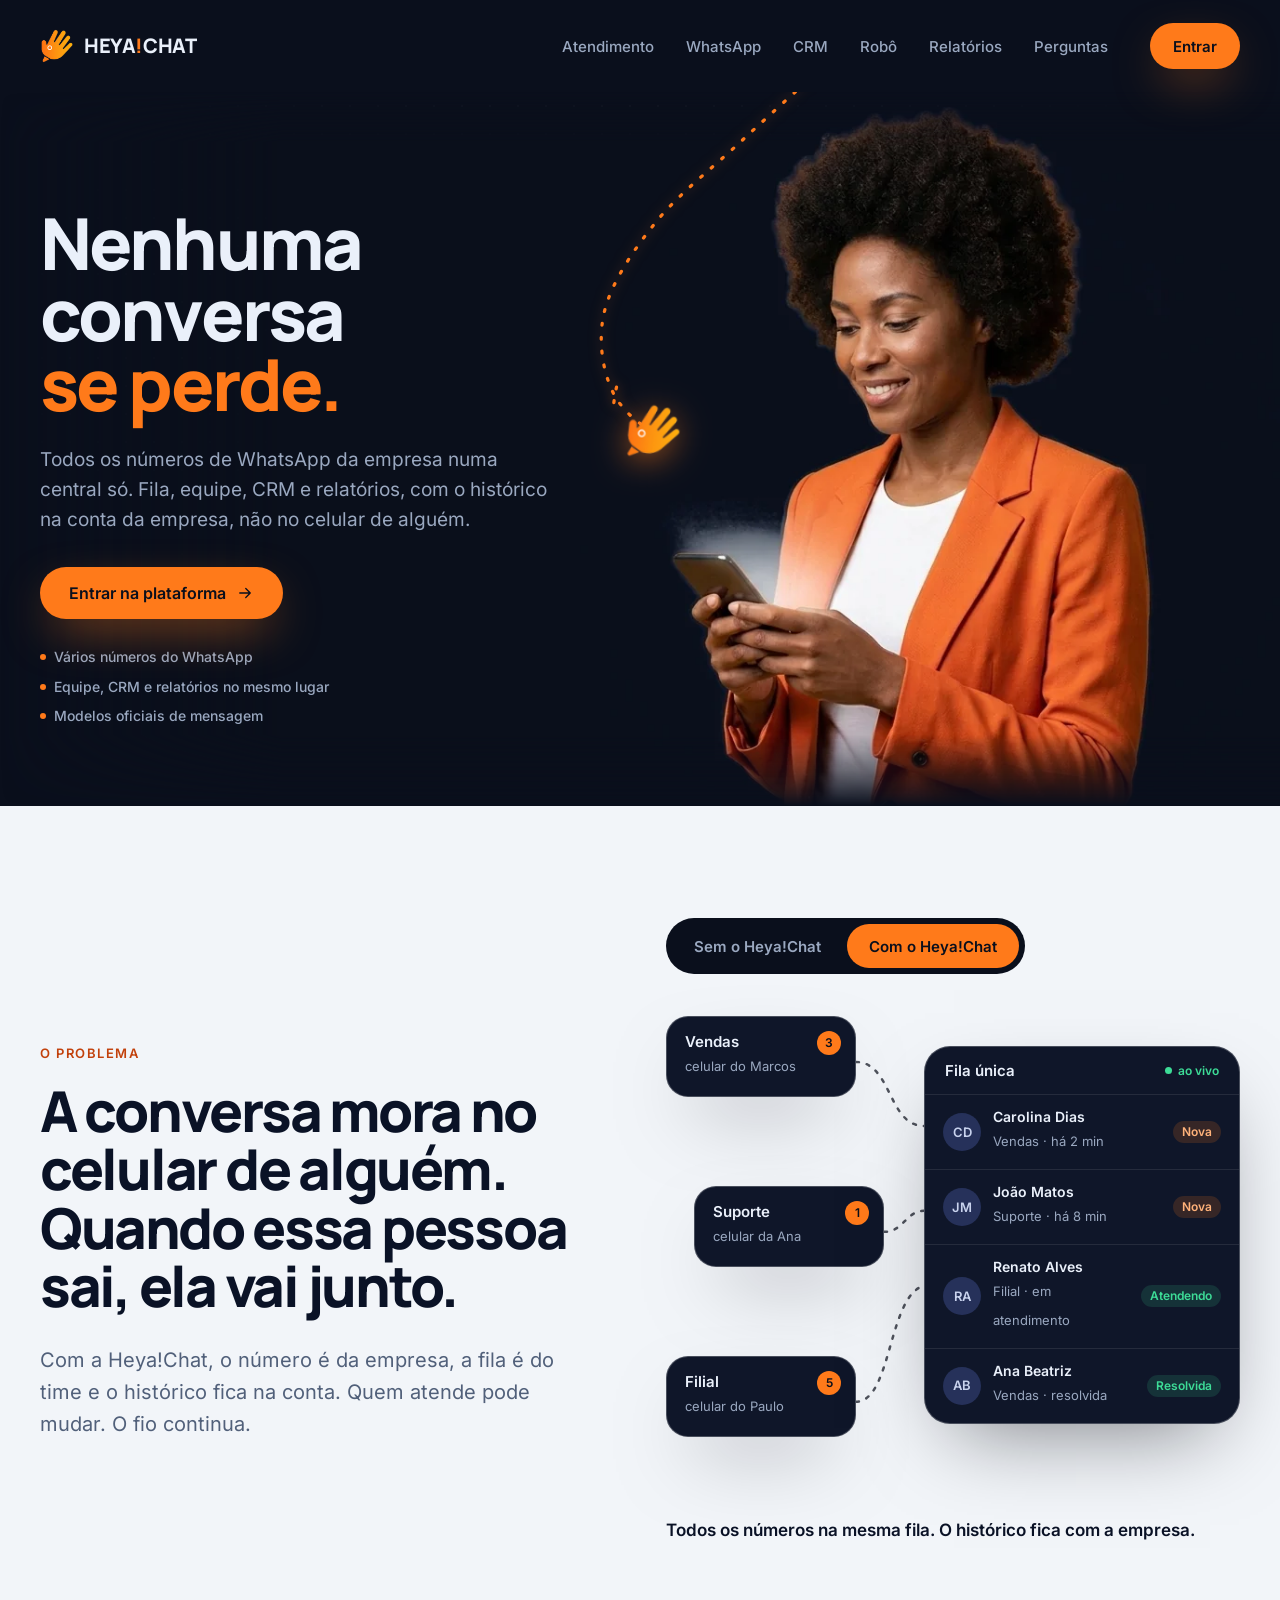
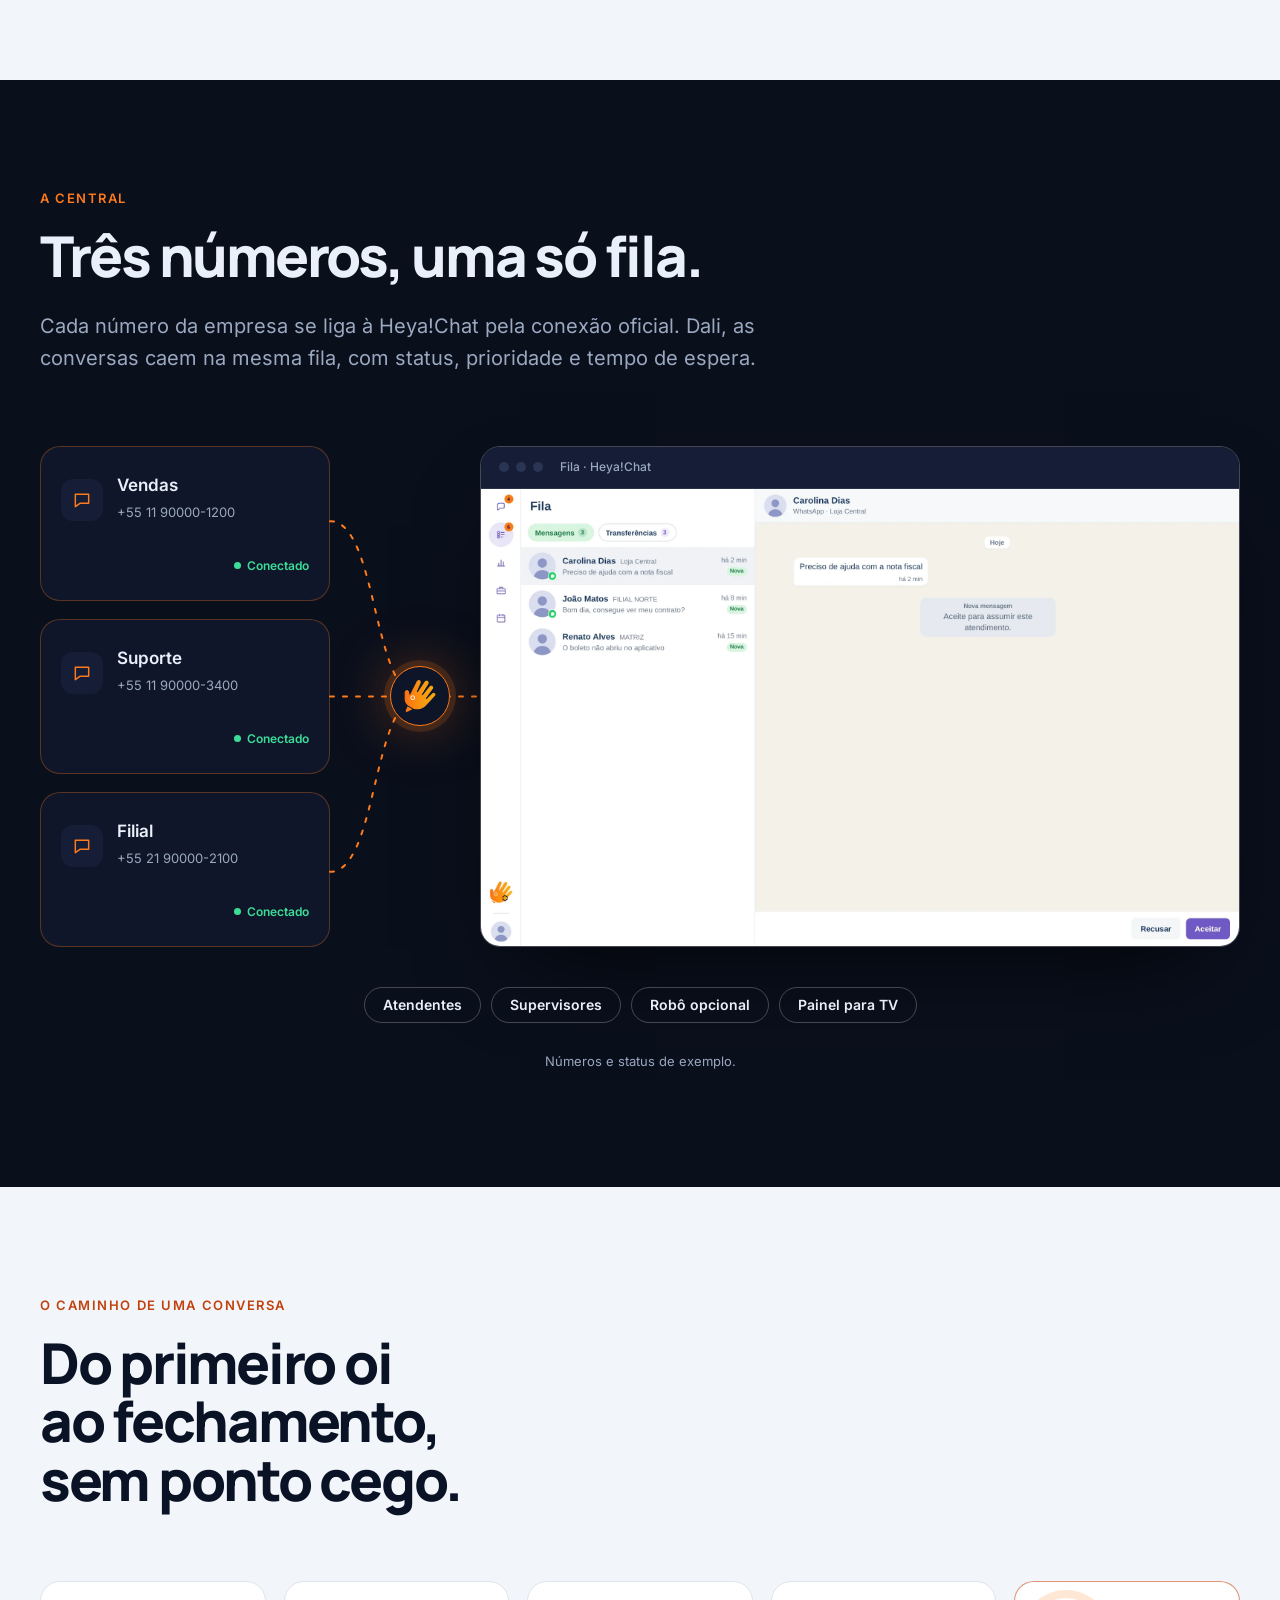
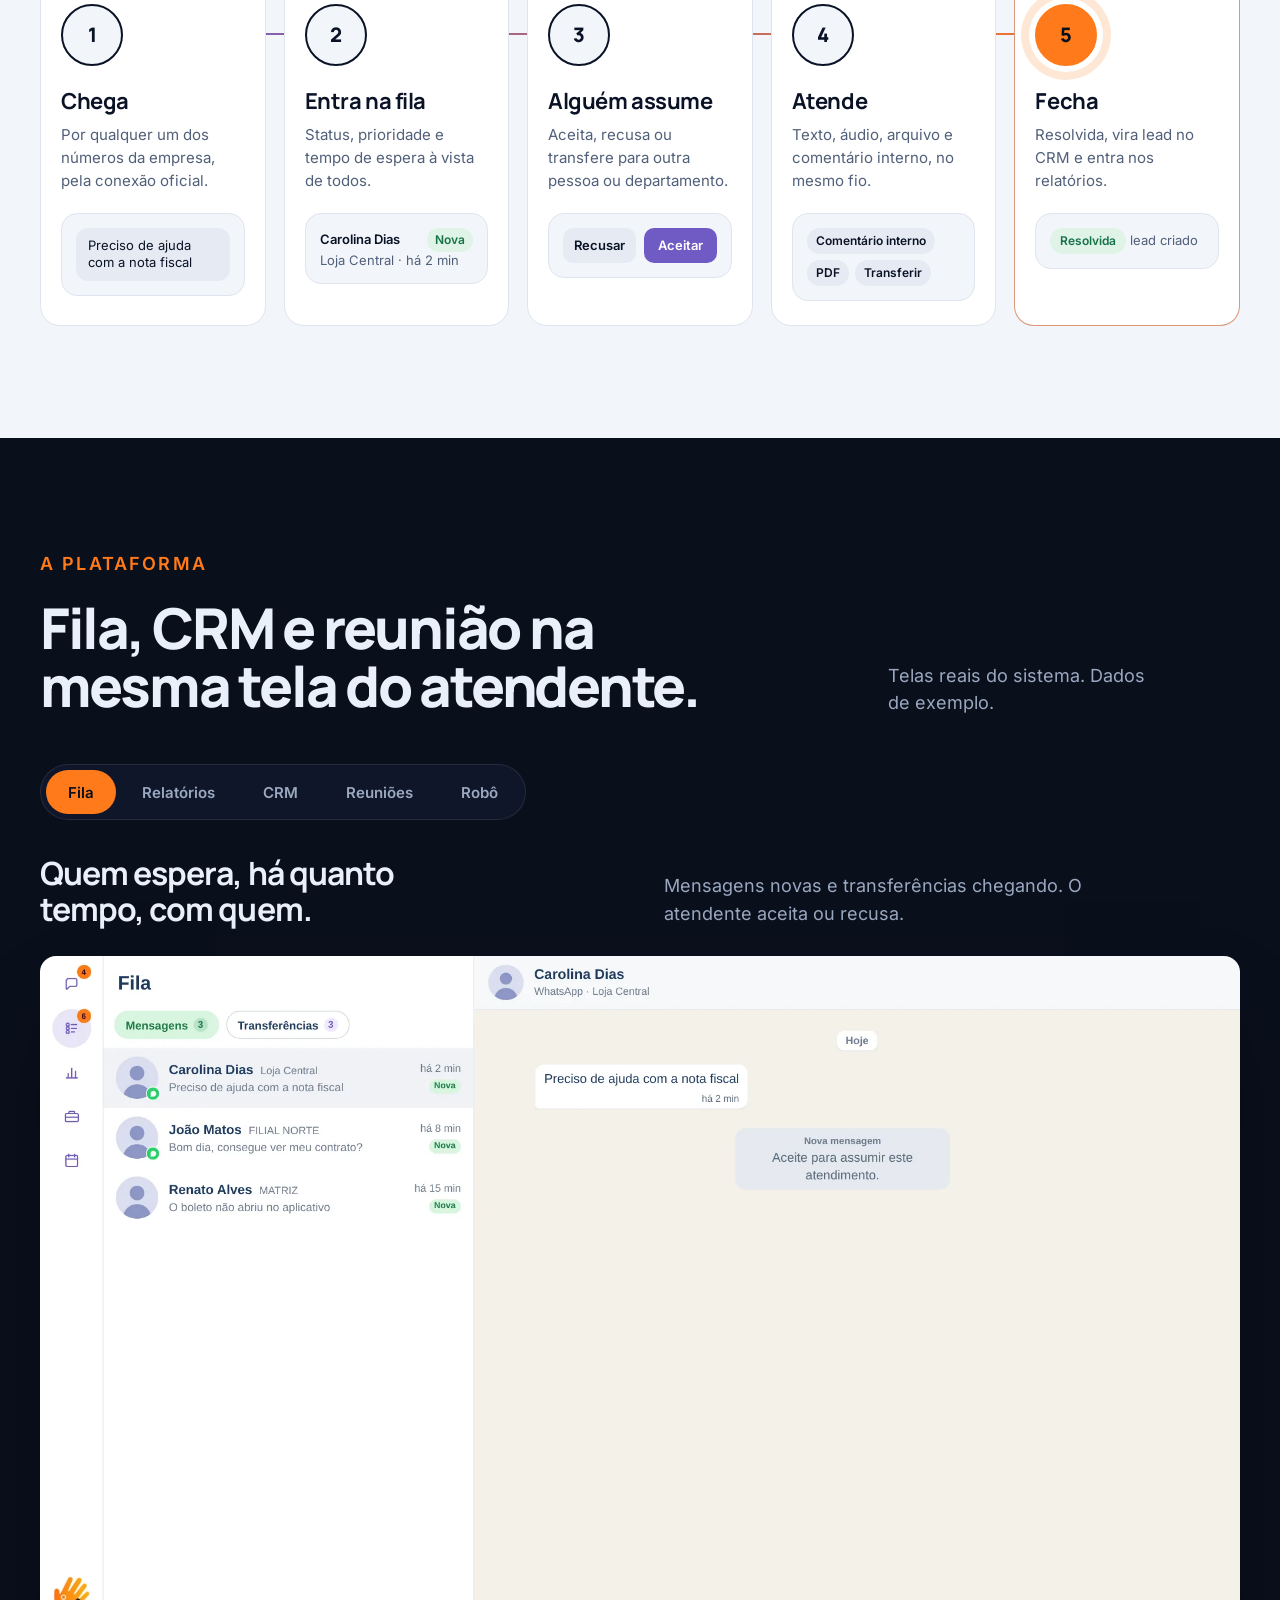
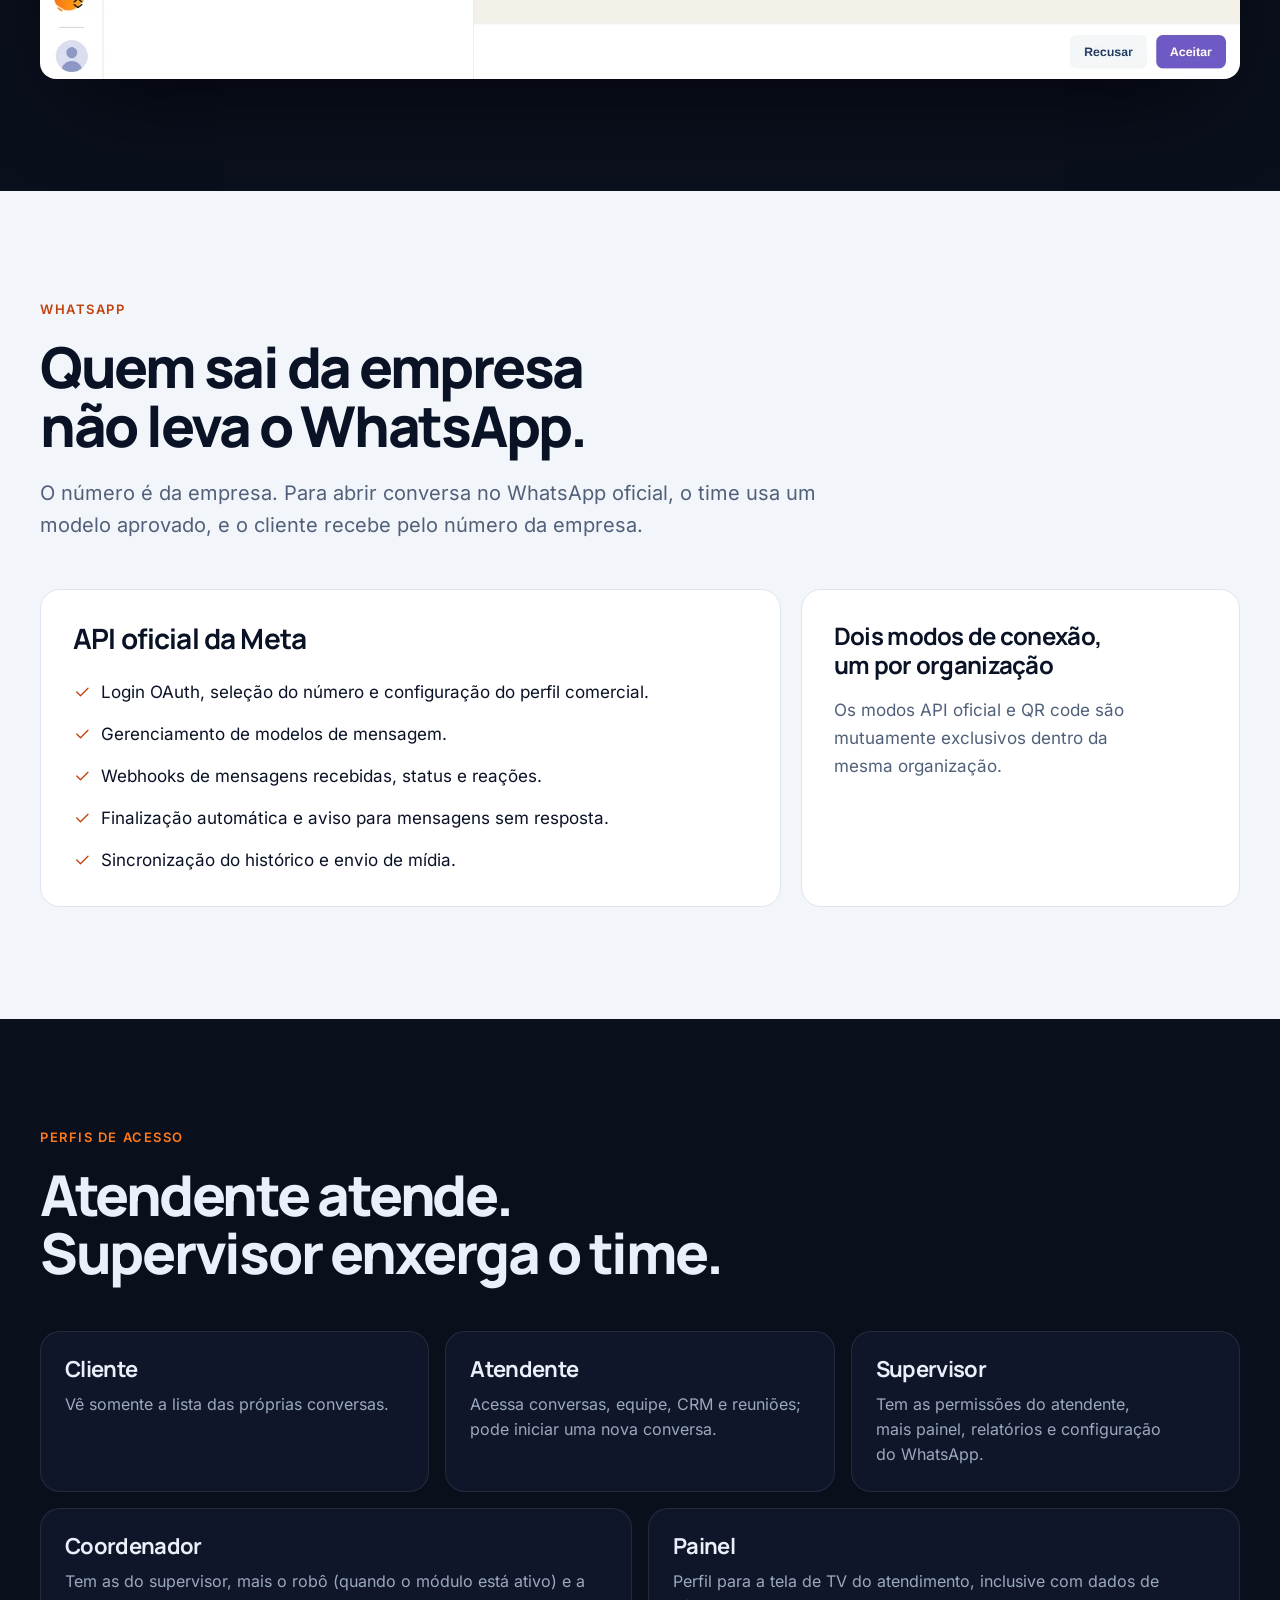
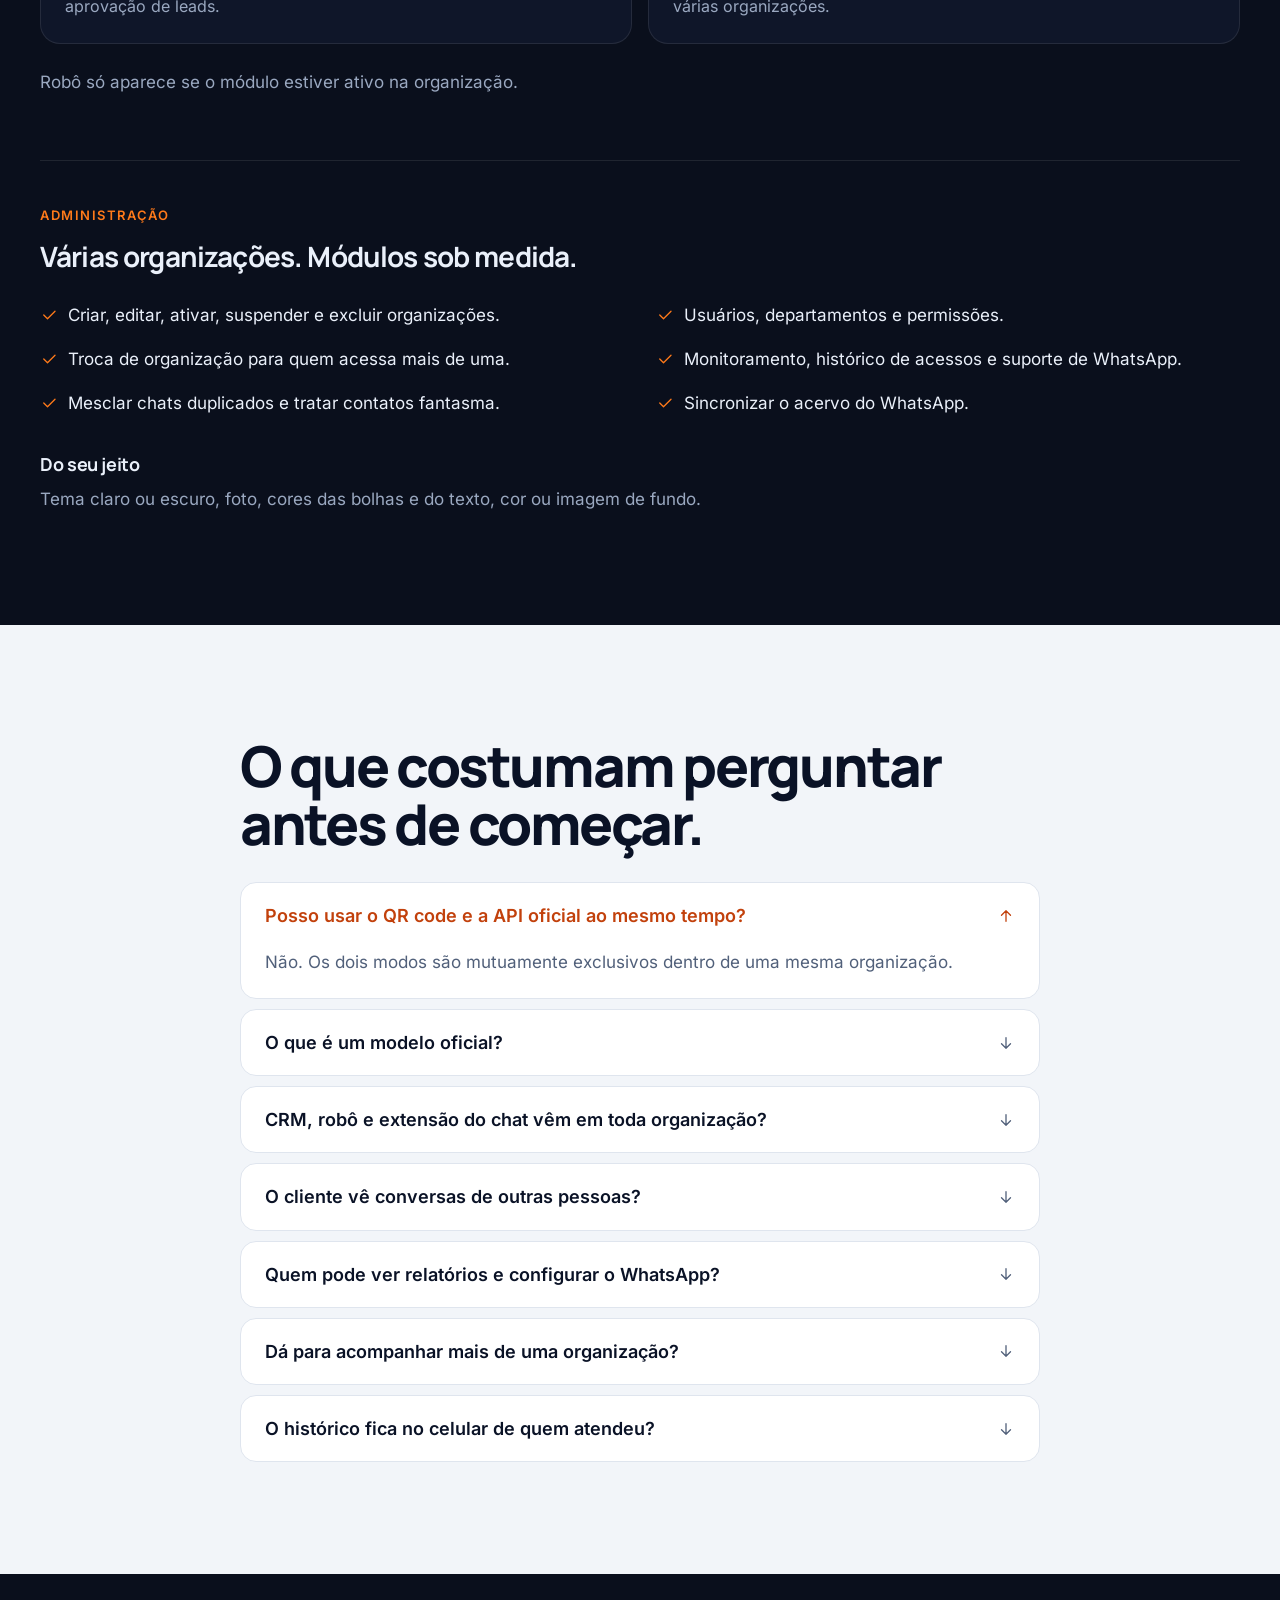
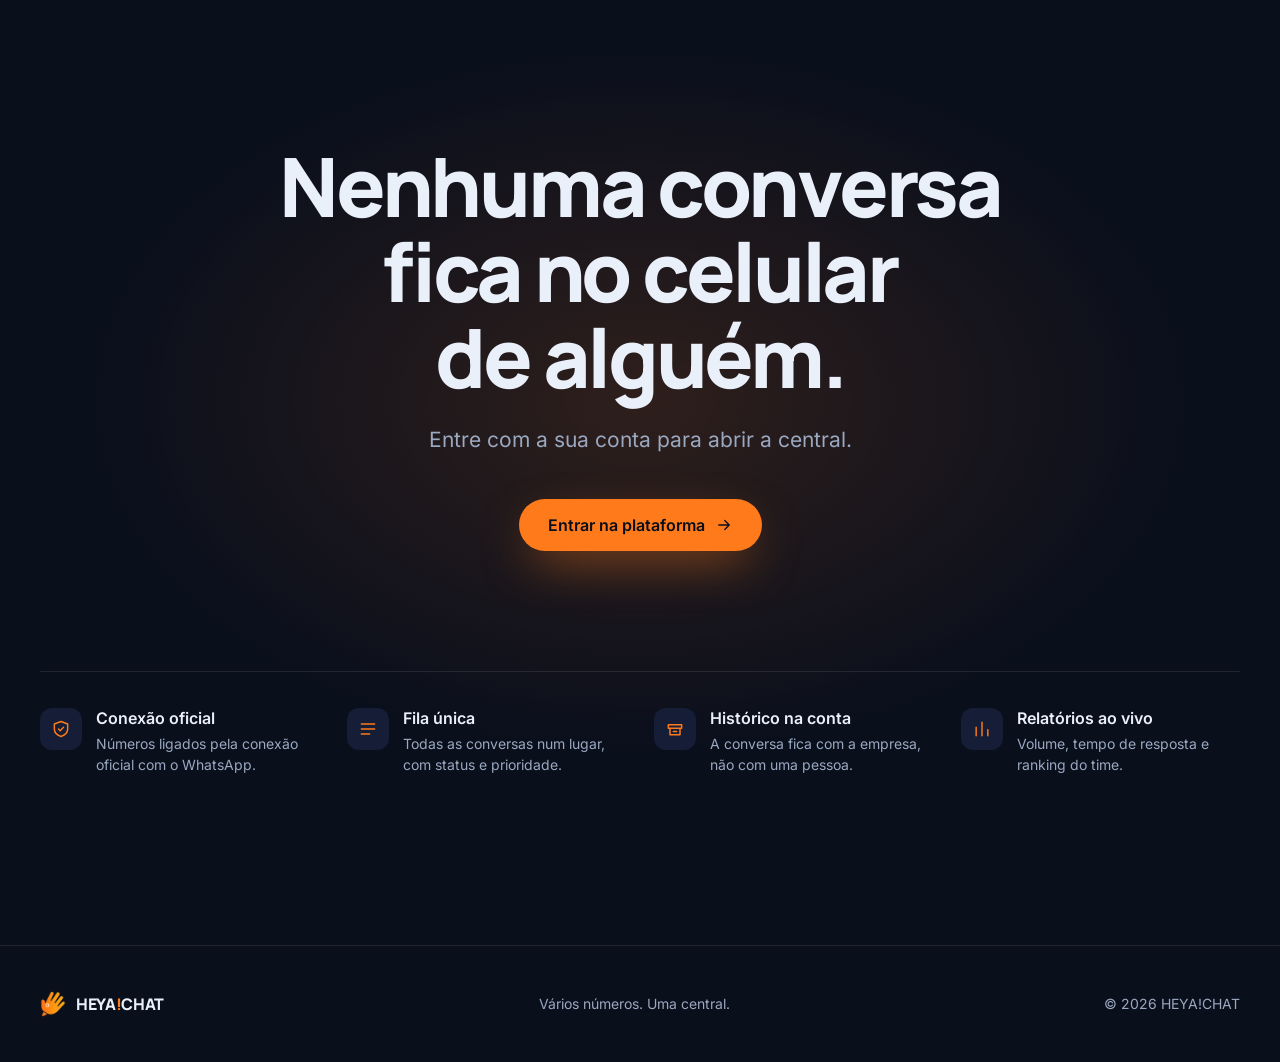
<file: index.html>
<!doctype html>
<html lang="pt-BR">
<head>
<meta charset="utf-8">
<meta name="viewport" content="width=device-width, initial-scale=1">
<title>Heya!Chat · Vários números. Uma central.</title>
<meta name="description" content="Central de atendimento e CRM para WhatsApp: fila única, equipe, relatórios e histórico na conta da empresa.">
<meta name="theme-color" content="#05070D">
<meta property="og:title" content="Heya!Chat · Vários números. Uma central.">
<meta property="og:description" content="Central de atendimento e CRM para WhatsApp: fila única, equipe, relatórios e histórico na conta da empresa.">
<meta property="og:type" content="website">
<meta property="og:locale" content="pt_BR">
<meta property="og:image" content="images/logo-mark.png">
<link rel="icon" href="images/logo-mark.png" type="image/png">
<link rel="stylesheet" href="style.css">
</head>
<body>
<a class="skip" href="#inicio">Pular para o conteúdo</a>

<svg class="sprite" aria-hidden="true">
  <defs>
    <symbol id="i-arrow" viewBox="0 0 24 24">
      <path d="M5 12h14M13 6l6 6-6 6" fill="none" stroke="currentColor" stroke-width="1.75" stroke-linecap="round" stroke-linejoin="round"/>
    </symbol>
    <symbol id="i-check" viewBox="0 0 24 24">
      <path d="m5 12 5 5L20 7" fill="none" stroke="currentColor" stroke-width="1.75" stroke-linecap="round" stroke-linejoin="round"/>
    </symbol>
    <symbol id="i-transfer" viewBox="0 0 24 24">
      <path d="M7 7h12l-3-3M17 17H5l3 3" fill="none" stroke="currentColor" stroke-width="1.75" stroke-linecap="round" stroke-linejoin="round"/>
    </symbol>
    <symbol id="i-chat" viewBox="0 0 24 24">
      <path d="M4 5h16v11H9.5L4 20V5Z" fill="none" stroke="currentColor" stroke-width="1.75" stroke-linecap="round" stroke-linejoin="round"/>
    </symbol>
    <symbol id="i-queue" viewBox="0 0 24 24">
      <path d="M4 6h16M4 12h16M4 18h10" fill="none" stroke="currentColor" stroke-width="1.75" stroke-linecap="round"/>
    </symbol>
    <symbol id="i-archive" viewBox="0 0 24 24">
      <path d="M4 7h16v4H4zM6 11v8h12v-8M10 15h4" fill="none" stroke="currentColor" stroke-width="1.75" stroke-linecap="round" stroke-linejoin="round"/>
    </symbol>
    <symbol id="i-chart" viewBox="0 0 24 24">
      <path d="M5 20V10M12 20V4M19 20v-7" fill="none" stroke="currentColor" stroke-width="1.75" stroke-linecap="round"/>
    </symbol>
    <symbol id="i-shield" viewBox="0 0 24 24">
      <path d="M12 3 4 6v6c0 4.2 3.2 7.4 8 9 4.8-1.6 8-4.8 8-9V6l-8-3Z" fill="none" stroke="currentColor" stroke-width="1.75" stroke-linecap="round" stroke-linejoin="round"/>
      <path d="m9 12 2 2 4-4" fill="none" stroke="currentColor" stroke-width="1.75" stroke-linecap="round" stroke-linejoin="round"/>
    </symbol>
    <symbol id="i-calendar" viewBox="0 0 24 24">
      <path d="M5 6h14v13H5zM5 10h14M8 4v4M16 4v4" fill="none" stroke="currentColor" stroke-width="1.75" stroke-linecap="round" stroke-linejoin="round"/>
    </symbol>
    <symbol id="i-mic" viewBox="0 0 24 24">
      <path d="M12 4a3 3 0 0 1 3 3v5a3 3 0 0 1-6 0V7a3 3 0 0 1 3-3Z" fill="none" stroke="currentColor" stroke-width="1.75" stroke-linecap="round" stroke-linejoin="round"/>
      <path d="M6 11a6 6 0 0 0 12 0M12 17v3" fill="none" stroke="currentColor" stroke-width="1.75" stroke-linecap="round" stroke-linejoin="round"/>
    </symbol>
    <symbol id="i-menu" viewBox="0 0 24 24">
      <path d="M4 7h16M4 12h16M4 17h16" fill="none" stroke="currentColor" stroke-width="1.75" stroke-linecap="round" stroke-linejoin="round"/>
    </symbol>
    <symbol id="i-close" viewBox="0 0 24 24">
      <path d="M6 6l12 12M18 6 6 18" fill="none" stroke="currentColor" stroke-width="1.75" stroke-linecap="round" stroke-linejoin="round"/>
    </symbol>
    <symbol id="i-zoom" viewBox="0 0 24 24">
      <circle cx="10.5" cy="10.5" r="5.5" fill="none" stroke="currentColor" stroke-width="1.75"/>
      <path d="m15 15 5 5M10.5 8v5M8 10.5h5" fill="none" stroke="currentColor" stroke-width="1.75" stroke-linecap="round" stroke-linejoin="round"/>
    </symbol>
  </defs>
</svg>

<header class="hd" data-header>
  <div class="wrap hd-bar">
    <a class="brand" href="#inicio">
      <img src="images/logo-mark.png" alt="" width="64" height="64">
      <span>HEYA<b>!</b>CHAT</span>
    </a>
    <nav class="nav" aria-label="Seções">
      <a href="#atendimento" data-nav>Atendimento</a>
      <a href="#whatsapp" data-nav>WhatsApp</a>
      <a href="#crm" data-nav>CRM</a>
      <a href="#robo" data-nav>Robô</a>
      <a href="#painel" data-nav>Relatórios</a>
      <a href="#faq" data-nav>Perguntas</a>
    </nav>
    <a class="btn btn-p btn-sm" href="https://app.heyachat.com.br">Entrar</a>
    <button class="nav-toggle" type="button" data-nav-toggle aria-expanded="false" aria-controls="menu">
      <svg class="icon ico-open" aria-hidden="true"><use href="#i-menu"/></svg>
      <svg class="icon ico-close" aria-hidden="true"><use href="#i-close"/></svg>
      <span class="sr">Menu</span>
    </button>
  </div>
  <div class="nav-panel" id="menu" data-nav-panel hidden>
    <nav aria-label="Seções">
      <a href="#atendimento" data-nav>Atendimento</a>
      <a href="#whatsapp" data-nav>WhatsApp</a>
      <a href="#crm" data-nav>CRM</a>
      <a href="#robo" data-nav>Robô</a>
      <a href="#painel" data-nav>Relatórios</a>
      <a href="#faq" data-nav>Perguntas</a>
    </nav>
    <a class="btn btn-p" href="https://app.heyachat.com.br">Entrar na plataforma <svg class="icon" aria-hidden="true"><use href="#i-arrow"/></svg></a>
  </div>
</header>

<main>
  <section class="hero" id="inicio" aria-labelledby="inicio-title">
    <div class="hp">
      <div class="hp-media" data-hp>
        <img class="hp-photo" src="images/hero-mulher.webp" width="1376" height="768" alt="Atendente de blazer laranja sorrindo enquanto responde uma conversa no celular.">
        <svg class="hp-trail" viewBox="0 0 1376 768" preserveAspectRatio="xMidYMid slice" aria-hidden="true" focusable="false">
          <defs>
            <mask id="hp-mask" maskUnits="userSpaceOnUse" x="-200" y="-200" width="1800" height="1200">
              <path data-hp-reveal d="M900,-40 C883,-25 832,20 800,50 C768,80 730,109 705,140 C680,171 658,204 650,235 C642,266 648,302 660,325 C672,348 702,370 722,372 C742,374 774,355 782,338 C790,321 780,282 768,268 C756,254 729,247 712,252 C695,257 677,278 668,300 C659,322 656,359 660,385 C664,411 672,437 690,458 C708,479 755,503 768,512" fill="none" stroke="#fff" stroke-width="16" stroke-linecap="round"/>
            </mask>
          </defs>
          <path data-hp-path d="M900,-40 C883,-25 832,20 800,50 C768,80 730,109 705,140 C680,171 658,204 650,235 C642,266 648,302 660,325 C672,348 702,370 722,372 C742,374 774,355 782,338 C790,321 780,282 768,268 C756,254 729,247 712,252 C695,257 677,278 668,300 C659,322 656,359 660,385 C664,411 672,437 690,458 C708,479 755,503 768,512" fill="none" stroke="#FF7A1A" stroke-width="3.5" stroke-linecap="round" stroke-dasharray="2 13" mask="url(#hp-mask)"/>
        </svg>
        <span class="hp-logo" data-hp-logo aria-hidden="true"><img src="images/logo-mark.png" width="64" height="64" alt=""></span>
      </div>
      <div class="hp-copy">
        <div class="wrap">
          <h1 class="display" id="inicio-title">
            <span class="ln"><span class="rise">Nenhuma</span></span>
            <span class="ln"><span class="rise d1">conversa</span></span>
            <span class="ln"><em class="rise d2">se perde.</em></span>
          </h1>
          <p class="lede">Todos os números de WhatsApp da empresa numa central só. Fila, equipe, CRM e relatórios, com o histórico na conta da empresa, não no celular de alguém.</p>
          <div class="cta">
            <a class="btn btn-p" href="https://app.heyachat.com.br">Entrar na plataforma <svg class="icon" aria-hidden="true"><use href="#i-arrow"/></svg></a>
          </div>
          <ul class="proof">
            <li><i aria-hidden="true"></i>Vários números do WhatsApp</li>
            <li><i aria-hidden="true"></i>Equipe, CRM e relatórios no mesmo lugar</li>
            <li><i aria-hidden="true"></i>Modelos oficiais de mensagem</li>
          </ul>
        </div>
      </div>
    </div>

  </section>

  <section class="sec light" id="visao" aria-labelledby="visao-title">
    <div class="wrap split">
      <div class="reveal">
        <p class="kicker">O problema</p>
        <h2 class="display" id="visao-title">A conversa mora no celular de alguém. Quando essa pessoa sai, ela vai junto.</h2>
        <p class="sub">Com a Heya!Chat, o número é da empresa, a fila é do time e o histórico fica na conta. Quem atende pode mudar. O fio continua.</p>
      </div>
      <div class="scene reveal" data-switch>
        <div class="switch" role="group" aria-label="Comparar o atendimento">
          <button type="button" data-mode="sem" aria-pressed="false">Sem o Heya!Chat</button>
          <button type="button" data-mode="com" aria-pressed="true">Com o Heya!Chat</button>
        </div>
        <div class="chaos" data-chaos data-mode="com">
          <svg class="lines" viewBox="0 0 574 500" preserveAspectRatio="none" aria-hidden="true">
            <path d="M190 66 C 226 66, 222 130, 258 130"/>
            <path d="M218 236 C 238 236, 240 215, 258 215"/>
            <path d="M190 406 C 226 406, 222 300, 258 290"/>
          </svg>
          <div class="phones">
            <div class="dev a"><span class="n">3</span><b>Vendas</b><small>celular do Marcos</small></div>
            <div class="dev b"><span class="n">1</span><b>Suporte</b><small>celular da Ana</small></div>
            <div class="dev c"><span class="n">5</span><b>Filial</b><small>celular do Paulo</small></div>
          </div>
          <div class="queue" data-panel="com">
            <header>Fila única <em><i aria-hidden="true"></i> ao vivo</em></header>
            <div class="row"><span class="av" aria-hidden="true">CD</span><div><b>Carolina Dias</b><small>Vendas · há 2 min</small></div><span class="tag o">Nova</span></div>
            <div class="row"><span class="av" aria-hidden="true">JM</span><div><b>João Matos</b><small>Suporte · há 8 min</small></div><span class="tag o">Nova</span></div>
            <div class="row"><span class="av" aria-hidden="true">RA</span><div><b>Renato Alves</b><small>Filial · em atendimento</small></div><span class="tag">Atendendo</span></div>
            <div class="row"><span class="av" aria-hidden="true">AB</span><div><b>Ana Beatriz</b><small>Vendas · resolvida</small></div><span class="tag">Resolvida</span></div>
          </div>
          <div class="lost" data-panel="sem" aria-hidden="true">
            <header>Sem fila única <em>ninguém vê o todo</em></header>
            <div class="row"><span class="av" aria-hidden="true">V</span><div><b>Vendas</b><small>no celular do Marcos</small></div><span class="tag w">Sem acesso</span></div>
            <div class="row"><span class="av" aria-hidden="true">S</span><div><b>Suporte</b><small>no celular da Ana</small></div><span class="tag w">Sem acesso</span></div>
            <div class="row"><span class="av" aria-hidden="true">F</span><div><b>Filial</b><small>no celular do Paulo</small></div><span class="tag w">Sem acesso</span></div>
            <div class="row note"><div><b>Se o Marcos sair, o histórico sai junto.</b></div></div>
          </div>
        </div>
        <p class="scene-cap" data-caption aria-live="polite">Todos os números na mesma fila. O histórico fica com a empresa.</p>
      </div>
    </div>
  </section>

  <section class="sec" id="central" aria-labelledby="central-title">
    <div class="wrap">
      <div class="reveal central-head">
        <p class="kicker">A central</p>
        <h2 class="display" id="central-title">Três números, uma só fila.</h2>
        <p class="sub">Cada número da empresa se liga à Heya!Chat pela conexão oficial. Dali, as conversas caem na mesma fila, com status, prioridade e tempo de espera.</p>
      </div>

      <div class="conv reveal">
        <ul class="conv-src" aria-label="Números conectados (exemplo)">
          <li class="src hov"><span class="ic" aria-hidden="true"><svg class="icon"><use href="#i-chat"/></svg></span><div><b>Vendas</b><small>+55 11 90000-1200</small></div><span class="st"><i aria-hidden="true"></i>Conectado</span></li>
          <li class="src hov"><span class="ic" aria-hidden="true"><svg class="icon"><use href="#i-chat"/></svg></span><div><b>Suporte</b><small>+55 11 90000-3400</small></div><span class="st"><i aria-hidden="true"></i>Conectado</span></li>
          <li class="src hov"><span class="ic" aria-hidden="true"><svg class="icon"><use href="#i-chat"/></svg></span><div><b>Filial</b><small>+55 21 90000-2100</small></div><span class="st"><i aria-hidden="true"></i>Conectado</span></li>
        </ul>
        <div class="conv-link" aria-hidden="true">
          <svg viewBox="0 0 100 100" preserveAspectRatio="none">
            <path d="M0 15 C 32 15, 28 50, 60 50"/>
            <path d="M0 50 L60 50"/>
            <path d="M0 85 C 32 85, 28 50, 60 50"/>
            <path d="M60 50 L100 50"/>
          </svg>
          <span class="badge"><img src="images/logo-mark.png" width="64" height="64" alt=""></span>
        </div>
        <div class="conv-dst">
          <button class="zoom" type="button" data-zoom data-full="images/tela-fila.webp" data-title="Fila de atendimento" aria-label="Ampliar a tela: fila de atendimento">
            <span class="bar" aria-hidden="true"><i></i><i></i><i></i><span>Fila · Heya!Chat</span></span>
            <img src="images/tela-fila.webp" width="2040" height="1230" loading="lazy" alt="Fila de atendimento do Heya!Chat, com as conversas de todos os números, tempo de espera e quem atende. Dados de exemplo.">
            <span class="hint" aria-hidden="true"><svg class="icon"><use href="#i-zoom"/></svg>Ampliar</span>
          </button>
        </div>
      </div>

      <ul class="pills reveal" aria-label="Quem trabalha na fila">
        <li class="hov">Atendentes</li><li class="hov">Supervisores</li><li class="hov">Robô opcional</li><li class="hov">Painel para TV</li>
      </ul>
      <p class="dg-note">Números e status de exemplo.</p>
    </div>
  </section>

  <section class="sec light" id="fluxo" aria-labelledby="fluxo-title">
    <div class="wrap">
      <div class="reveal">
        <p class="kicker">O caminho de uma conversa</p>
        <h2 class="display" id="fluxo-title">Do primeiro oi ao fechamento, sem ponto cego.</h2>
      </div>
      <div class="flow reveal" data-flow>
        <div class="track" aria-hidden="true"></div>
        <ol class="steps">
          <li class="step hov">
            <div class="num" aria-hidden="true">1</div>
            <h3>Chega</h3>
            <p>Por qualquer um dos números da empresa, pela conexão oficial.</p>
            <div class="mini" aria-hidden="true"><span class="b">Preciso de ajuda com a nota fiscal</span></div>
          </li>
          <li class="step hov">
            <div class="num" aria-hidden="true">2</div>
            <h3>Entra na fila</h3>
            <p>Status, prioridade e tempo de espera à vista de todos.</p>
            <div class="mini" aria-hidden="true"><div class="rw"><b>Carolina Dias</b><span class="nv">Nova</span></div><span class="meta">Loja Central · há 2 min</span></div>
          </li>
          <li class="step on hov">
            <div class="num" aria-hidden="true">3</div>
            <h3>Alguém assume</h3>
            <p>Aceita, recusa ou transfere para outra pessoa ou departamento.</p>
            <div class="mini" aria-hidden="true"><div class="btns"><span>Recusar</span><span class="p">Aceitar</span></div></div>
          </li>
          <li class="step hov">
            <div class="num" aria-hidden="true">4</div>
            <h3>Atende</h3>
            <p>Texto, áudio, arquivo e comentário interno, no mesmo fio.</p>
            <div class="mini" aria-hidden="true"><div class="chips"><span>Comentário interno</span><span>PDF</span><span>Transferir</span></div></div>
          </li>
          <li class="step hov">
            <div class="num" aria-hidden="true">5</div>
            <h3>Fecha</h3>
            <p>Resolvida, vira lead no CRM e entra nos relatórios.</p>
            <div class="mini" aria-hidden="true"><span class="st">Resolvida</span> <span class="meta">lead criado</span></div>
          </li>
        </ol>
      </div>
    </div>
  </section>

  <section class="sec" id="plataforma" aria-labelledby="plataforma-title">
    <div class="wrap">
      <div class="bhead reveal">
        <div>
          <p class="kicker">A plataforma</p>
          <h2 class="display" id="plataforma-title">Fila, CRM e reunião na mesma tela do atendente.</h2>
        </div>
        <p class="sub">Telas reais do sistema. Dados de exemplo.</p>
      </div>

      <div class="viewer reveal" id="telas" data-viewer data-spy data-spy-id="atendimento">
        <div class="vtabs" role="tablist" aria-label="Telas do sistema">
          <button type="button" role="tab" id="tab-fila" aria-controls="panel-fila" aria-selected="true" data-key="atendimento">Fila</button>
          <button type="button" role="tab" id="tab-relatorios" aria-controls="panel-relatorios" aria-selected="false" tabindex="-1" data-key="painel">Relatórios</button>
          <button type="button" role="tab" id="tab-crm" aria-controls="panel-crm" aria-selected="false" tabindex="-1" data-key="crm">CRM</button>
          <button type="button" role="tab" id="tab-reunioes" aria-controls="panel-reunioes" aria-selected="false" tabindex="-1" data-key="reunioes">Reuniões</button>
          <button type="button" role="tab" id="tab-robo" aria-controls="panel-robo" aria-selected="false" tabindex="-1" data-key="robo">Robô</button>
        </div>
        <div class="vstage">
          <div class="vpanel" role="tabpanel" id="panel-fila" aria-labelledby="tab-fila">
            <div class="vcap"><h3>Quem espera, há quanto tempo, com quem.</h3><p>Mensagens novas e transferências chegando. O atendente aceita ou recusa.</p></div>
            <div class="vshot">
              <button class="zoom" type="button" data-zoom data-full="images/tela-fila.webp" data-title="Fila" aria-label="Ampliar a tela: Fila">
                <img src="images/tela-fila.webp" width="2040" height="1230" loading="lazy" alt="Fila de atendimento do Heya!Chat, com conversas, tempo de espera e quem atende. Dados de exemplo.">
                <span class="hint" aria-hidden="true"><svg class="icon"><use href="#i-zoom"/></svg>Ampliar</span>
              </button>
            </div>
          </div>
          <div class="vpanel" role="tabpanel" id="panel-relatorios" aria-labelledby="tab-relatorios" hidden>
            <div class="vcap"><h3>Quem atendeu quanto, e em quanto tempo.</h3><p>Atendimentos recebidos, primeira resposta, resolução, ranking e fila em tempo real.</p></div>
            <div class="vshot">
              <button class="zoom" type="button" data-zoom data-full="images/tela-relatorios.webp" data-title="Relatórios" aria-label="Ampliar a tela: Relatórios">
                <img src="images/tela-relatorios.webp" width="2040" height="1230" loading="lazy" alt="Relatórios do Heya!Chat com volume, primeira resposta, resolução e ranking. Dados de exemplo.">
                <span class="hint" aria-hidden="true"><svg class="icon"><use href="#i-zoom"/></svg>Ampliar</span>
              </button>
            </div>
          </div>
          <div class="vpanel" role="tabpanel" id="panel-crm" aria-labelledby="tab-crm" hidden>
            <div class="vcap"><h3>O funil acompanha a conversa.</h3><p>Lead, em conversa, proposta, fechado.</p></div>
            <div class="vshot">
              <button class="zoom" type="button" data-zoom data-full="images/tela-crm.webp" data-title="CRM" aria-label="Ampliar a tela: CRM">
                <img src="images/tela-crm.webp" width="2040" height="730" loading="lazy" alt="Funil de CRM do Heya!Chat com as etapas lead, em conversa, proposta e fechado. Dados de exemplo.">
                <span class="hint" aria-hidden="true"><svg class="icon"><use href="#i-zoom"/></svg>Ampliar</span>
              </button>
            </div>
          </div>
          <div class="vpanel" role="tabpanel" id="panel-reunioes" aria-labelledby="tab-reunioes" hidden>
            <div class="vcap"><h3>A chamada sem sair do atendimento.</h3><p>Agenda e sala de vídeo.</p></div>
            <div class="vshot">
              <button class="zoom" type="button" data-zoom data-full="images/tela-calendario.webp" data-title="Reuniões" aria-label="Ampliar a tela: Reuniões">
                <img src="images/tela-calendario.webp" width="2040" height="1230" loading="lazy" alt="Calendário de reuniões do Heya!Chat, com agenda e horários. Dados de exemplo.">
                <span class="hint" aria-hidden="true"><svg class="icon"><use href="#i-zoom"/></svg>Ampliar</span>
              </button>
            </div>
          </div>
          <div class="vpanel" role="tabpanel" id="panel-robo" aria-labelledby="tab-robo" hidden>
            <div class="vcap"><h3>Atende até a hora de chamar uma pessoa.</h3><p>Módulo opcional. Fluxo visual com nós e ligações e transferência para atendimento humano.</p></div>
            <div class="vshot">
              <div class="board">
                <div class="nodes">
                  <div class="node">Início</div>
                  <span class="link"></span>
                  <div class="node">Saudação</div>
                  <span class="link"></span>
                  <div class="node">Menu<small>Financeiro · Entregas · Grupos</small></div>
                  <span class="link"></span>
                  <div class="node hot">Atendente<small>transferido</small></div>
                </div>
              </div>
            </div>
          </div>
        </div>
      </div>
    </div>
  </section>

  <section class="sec light" id="whatsapp" data-spy aria-labelledby="whatsapp-title">
    <div class="wrap">
      <div class="reveal">
        <p class="kicker">WhatsApp</p>
        <h2 class="display" id="whatsapp-title">Quem sai da empresa não leva o WhatsApp.</h2>
        <p class="sub wa-lede">O número é da empresa. Para abrir conversa no WhatsApp oficial, o time usa um modelo aprovado, e o cliente recebe pelo número da empresa.</p>
      </div>
      <div class="wa-grid">
        <article class="wa-card hov reveal">
          <h3>API oficial da Meta</h3>
          <ul class="checks">
            <li><svg class="icon" aria-hidden="true"><use href="#i-check"/></svg>Login OAuth, seleção do número e configuração do perfil comercial.</li>
            <li><svg class="icon" aria-hidden="true"><use href="#i-check"/></svg>Gerenciamento de modelos de mensagem.</li>
            <li><svg class="icon" aria-hidden="true"><use href="#i-check"/></svg>Webhooks de mensagens recebidas, status e reações.</li>
            <li><svg class="icon" aria-hidden="true"><use href="#i-check"/></svg>Finalização automática e aviso para mensagens sem resposta.</li>
            <li><svg class="icon" aria-hidden="true"><use href="#i-check"/></svg>Sincronização do histórico e envio de mídia.</li>
          </ul>
        </article>
        <aside class="wa-card wa-aside hov reveal">
          <h3>Dois modos de conexão, um por organização</h3>
          <p>Os modos API oficial e QR code são mutuamente exclusivos dentro da mesma organização.</p>
        </aside>
      </div>
    </div>
  </section>

  <section class="sec" id="perfis" aria-labelledby="perfis-title">
    <div class="wrap">
      <div class="reveal">
        <p class="kicker">Perfis de acesso</p>
        <h2 class="display" id="perfis-title">Atendente atende. Supervisor enxerga o time.</h2>
      </div>
      <div class="roles">
        <article class="role hov reveal"><h3>Cliente</h3><p>Vê somente a lista das próprias conversas.</p></article>
        <article class="role hov reveal"><h3>Atendente</h3><p>Acessa conversas, equipe, CRM e reuniões; pode iniciar uma nova conversa.</p></article>
        <article class="role hov reveal"><h3>Supervisor</h3><p>Tem as permissões do atendente, mais painel, relatórios e configuração do WhatsApp.</p></article>
        <article class="role hov reveal"><h3>Coordenador</h3><p>Tem as do supervisor, mais o robô (quando o módulo está ativo) e a aprovação de leads.</p></article>
        <article class="role hov reveal"><h3>Painel</h3><p>Perfil para a tela de TV do atendimento, inclusive com dados de várias organizações.</p></article>
      </div>
      <p class="note reveal">Robô só aparece se o módulo estiver ativo na organização.</p>
      <div class="admin reveal">
        <p class="kicker">Administração</p>
        <h3 id="admin-title">Várias organizações. Módulos sob medida.</h3>
        <ul class="checks cols">
          <li><svg class="icon" aria-hidden="true"><use href="#i-check"/></svg>Criar, editar, ativar, suspender e excluir organizações.</li>
          <li><svg class="icon" aria-hidden="true"><use href="#i-check"/></svg>Usuários, departamentos e permissões.</li>
          <li><svg class="icon" aria-hidden="true"><use href="#i-check"/></svg>Troca de organização para quem acessa mais de uma.</li>
          <li><svg class="icon" aria-hidden="true"><use href="#i-check"/></svg>Monitoramento, histórico de acessos e suporte de WhatsApp.</li>
          <li><svg class="icon" aria-hidden="true"><use href="#i-check"/></svg>Mesclar chats duplicados e tratar contatos fantasma.</li>
          <li><svg class="icon" aria-hidden="true"><use href="#i-check"/></svg>Sincronizar o acervo do WhatsApp.</li>
        </ul>
        <h4>Do seu jeito</h4>
        <p class="sub">Tema claro ou escuro, foto, cores das bolhas e do texto, cor ou imagem de fundo.</p>
      </div>
    </div>
  </section>

  <section class="sec light" id="faq" data-spy aria-labelledby="faq-title">
    <div class="wrap faq-wrap">
      <h2 class="display reveal" id="faq-title">O que costumam perguntar antes de começar.</h2>
      <div class="faq-list reveal">
        <details name="faq" class="hov" open>
          <summary>Posso usar o QR code e a API oficial ao mesmo tempo? <svg class="icon chev" aria-hidden="true"><use href="#i-arrow"/></svg></summary>
          <p>Não. Os dois modos são mutuamente exclusivos dentro de uma mesma organização.</p>
        </details>
        <details name="faq" class="hov">
          <summary>O que é um modelo oficial? <svg class="icon chev" aria-hidden="true"><use href="#i-arrow"/></svg></summary>
          <p>Para abrir conversa no WhatsApp oficial, o time usa um modelo de mensagem aprovado. O cliente recebe pelo número da empresa.</p>
        </details>
        <details name="faq" class="hov">
          <summary>CRM, robô e extensão do chat vêm em toda organização? <svg class="icon chev" aria-hidden="true"><use href="#i-arrow"/></svg></summary>
          <p>São módulos opcionais, ativados por organização.</p>
        </details>
        <details name="faq" class="hov">
          <summary>O cliente vê conversas de outras pessoas? <svg class="icon chev" aria-hidden="true"><use href="#i-arrow"/></svg></summary>
          <p>Não. O perfil Cliente vê somente a lista das próprias conversas.</p>
        </details>
        <details name="faq" class="hov">
          <summary>Quem pode ver relatórios e configurar o WhatsApp? <svg class="icon chev" aria-hidden="true"><use href="#i-arrow"/></svg></summary>
          <p>Supervisores e perfis acima (coordenador).</p>
        </details>
        <details name="faq" class="hov">
          <summary>Dá para acompanhar mais de uma organização? <svg class="icon chev" aria-hidden="true"><use href="#i-arrow"/></svg></summary>
          <p>Sim: troca de organização para quem tem acesso a mais de uma, e o painel para TV consolida várias.</p>
        </details>
        <details name="faq" class="hov">
          <summary>O histórico fica no celular de quem atendeu? <svg class="icon chev" aria-hidden="true"><use href="#i-arrow"/></svg></summary>
          <p>Não. A conversa fica na conta da empresa, e quem atende pode mudar sem perder o fio.</p>
        </details>
      </div>
    </div>
  </section>

  <section class="final" id="contato" aria-labelledby="contato-title">
    <div class="wrap">
      <h2 class="display" id="contato-title"><span class="ln">Nenhuma conversa</span> <span class="ln">fica no celular</span> <span class="ln">de alguém.</span></h2>
      <p>Entre com a sua conta para abrir a central.</p>
      <div class="cta">
        <a class="btn btn-p" href="https://app.heyachat.com.br">Entrar na plataforma <svg class="icon" aria-hidden="true"><use href="#i-arrow"/></svg></a>
      </div>
      <ul class="strip">
        <li><span class="ic" aria-hidden="true"><svg class="icon"><use href="#i-shield"/></svg></span><div><b>Conexão oficial</b><small>Números ligados pela conexão oficial com o WhatsApp.</small></div></li>
        <li><span class="ic" aria-hidden="true"><svg class="icon"><use href="#i-queue"/></svg></span><div><b>Fila única</b><small>Todas as conversas num lugar, com status e prioridade.</small></div></li>
        <li><span class="ic" aria-hidden="true"><svg class="icon"><use href="#i-archive"/></svg></span><div><b>Histórico na conta</b><small>A conversa fica com a empresa, não com uma pessoa.</small></div></li>
        <li><span class="ic" aria-hidden="true"><svg class="icon"><use href="#i-chart"/></svg></span><div><b>Relatórios ao vivo</b><small>Volume, tempo de resposta e ranking do time.</small></div></li>
      </ul>
    </div>
  </section>
</main>

<footer>
  <div class="wrap">
    <a class="brand" href="#inicio">
      <img src="images/logo-mark.png" alt="" width="64" height="64">
      <span>HEYA<b>!</b>CHAT</span>
    </a>
    <p>Vários números. Uma central.</p>
    <p>© 2026 HEYA!CHAT</p>
  </div>
</footer>

<dialog class="lb" data-lb aria-label="Tela ampliada">
  <button class="lb-x" type="button" data-lb-close aria-label="Fechar"><svg class="icon" aria-hidden="true"><use href="#i-close"/></svg></button>
  <div class="lb-scroll" data-lb-scroll><img alt="" width="2040" height="1230"></div>
  <p class="lb-cap" data-lb-cap></p>
</dialog>

<script src="js/core.js" defer></script>
<script src="js/nav.js" defer></script>
<script src="js/motion.js" defer></script>
<script src="js/switch.js" defer></script>
<script src="js/viewer.js" defer></script>
<script src="js/hover.js" defer></script>
<script src="js/hero.js" defer></script>
</body>
</html>
</file>
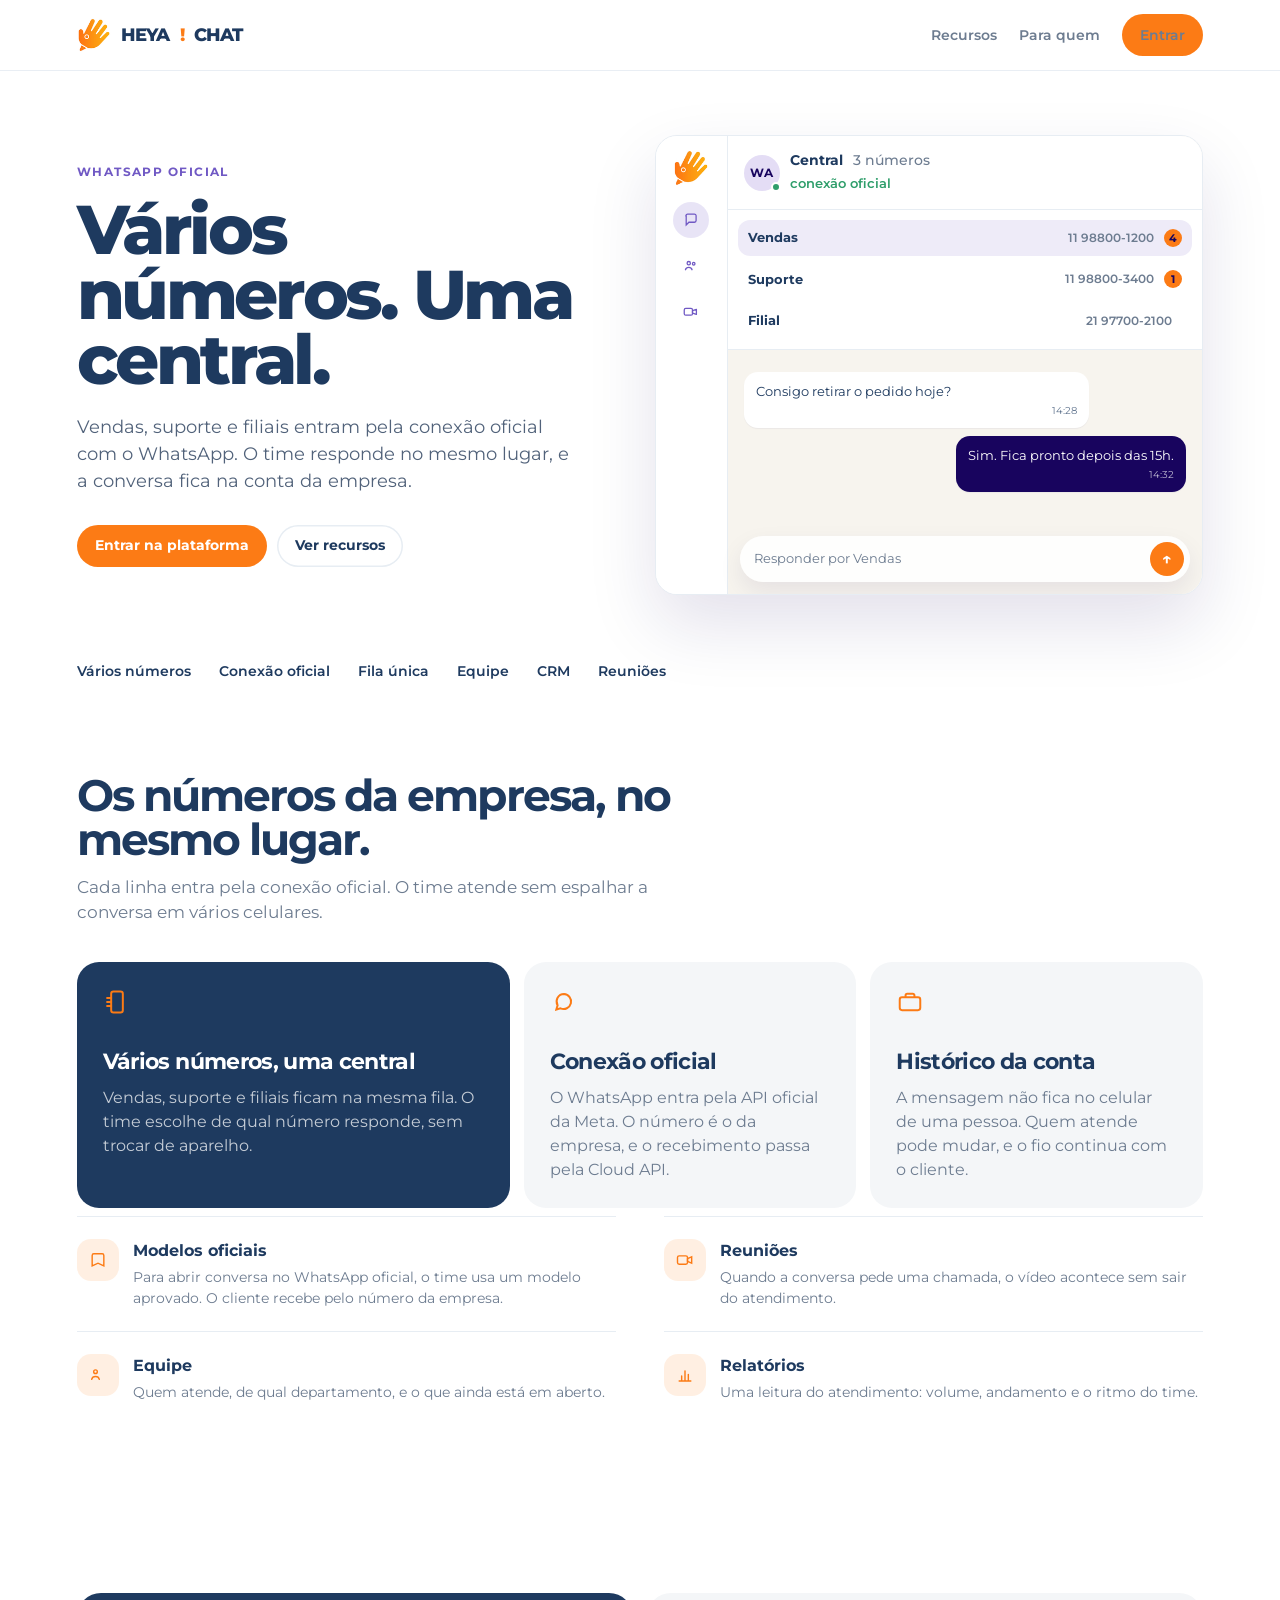
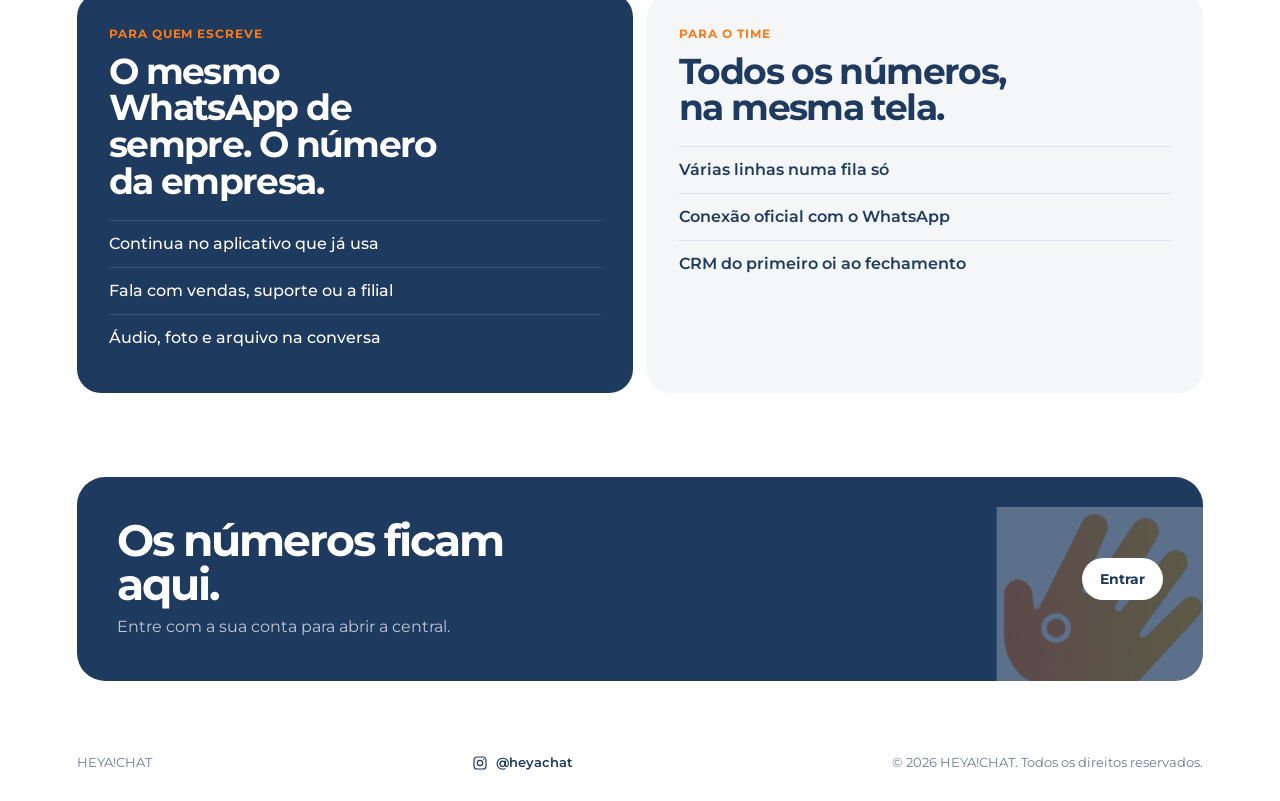
<file: landpage.html>
<!DOCTYPE html>
<html lang="pt-BR">
<head>
  <meta charset="UTF-8" />
  <meta name="viewport" content="width=device-width, initial-scale=1" />
  <title>HEYA!CHAT — vários números, uma central</title>
  <meta name="description" content="Centralize os números de WhatsApp da empresa com conexão oficial. Uma fila para o time, o histórico na conta da empresa." />
  <meta name="theme-color" content="#1e3a5f" />
  <link rel="icon" href="favicon.ico" sizes="any" />
  <link rel="icon" type="image/png" href="favicon-32.png" sizes="32x32" />
  <link rel="apple-touch-icon" href="apple-touch-icon.png" />
  <link rel="preconnect" href="https://fonts.googleapis.com" />
  <link rel="preconnect" href="https://fonts.gstatic.com" crossorigin />
  <link href="https://fonts.googleapis.com/css2?family=Montserrat:wght@400;500;600;700;800&display=swap" rel="stylesheet" />
  <style>
    :root {
      --navy: #1e3a5f;
      --primary: #18045e;
      --secondary: #7059c4;
      --orange: #fc7b15;
      --muted: #6d7c90;
      --line: #e7edf3;
      --bg: #f4f6f8;
      --surface: #ffffff;
    }

    * { box-sizing: border-box; }
    html { scroll-behavior: smooth; }
    body {
      margin: 0;
      font-family: Montserrat, sans-serif;
      color: var(--navy);
      background:
        radial-gradient(900px 420px at 85% -10%, rgba(252, 123, 21, 0.16), transparent 60%),
        var(--surface);
      line-height: 1.5;
    }
    a { color: inherit; text-decoration: none; }
    img { display: block; max-width: 100%; }

    .topo {
      position: sticky;
      top: 0;
      z-index: 8;
      display: flex;
      align-items: center;
      justify-content: space-between;
      gap: 16px;
      padding: 14px 6vw;
      background: rgba(255, 255, 255, 0.82);
      border-bottom: 1px solid rgba(231, 237, 243, 0.9);
      backdrop-filter: blur(18px);
    }
    .marca {
      display: flex;
      align-items: center;
      gap: 10px;
      font-weight: 800;
      letter-spacing: -0.045em;
      font-size: 18px;
    }
    .marca img { width: 34px; height: 34px; object-fit: contain; }
    .marca b { color: var(--orange); font-weight: 800; }
    .topo nav { display: flex; align-items: center; gap: 22px; }
    .topo nav a { font-size: 14px; font-weight: 600; color: var(--muted); }
    .topo nav a:hover { color: var(--navy); }

    .btn {
      display: inline-flex;
      align-items: center;
      justify-content: center;
      height: 42px;
      padding: 0 18px;
      border-radius: 999px;
      background: var(--orange);
      color: #fff;
      font: inherit;
      font-size: 14px;
      font-weight: 700;
    }
    .btn:hover { background: #e56e0c; }
    .btn.claro {
      background: #fff;
      color: var(--navy);
      box-shadow: inset 0 0 0 1.5px var(--line);
    }
    .btn.claro:hover { background: var(--bg); }
    .btn.branco { background: #fff; color: var(--navy); }
    .btn.branco:hover { background: #fff4eb; }

    .hero {
      display: grid;
      grid-template-columns: minmax(0, 1fr) minmax(320px, 1.05fr);
      gap: 56px;
      align-items: center;
      padding: 64px 6vw 36px;
    }
    .olho {
      margin: 0 0 16px;
      color: var(--secondary);
      font-size: 12px;
      font-weight: 700;
      letter-spacing: 0.12em;
      text-transform: uppercase;
    }
    h1 {
      margin: 0;
      max-width: 11ch;
      font-size: clamp(42px, 5.4vw, 76px);
      line-height: 0.94;
      letter-spacing: -0.05em;
      font-weight: 800;
    }
    .lead {
      max-width: 42ch;
      margin: 22px 0 0;
      color: #51627a;
      font-size: 18px;
    }
    .acoes { display: flex; flex-wrap: wrap; gap: 10px; margin-top: 30px; }

    .janela {
      border-radius: 22px;
      background: #fff;
      border: 1px solid var(--line);
      box-shadow: 0 30px 70px rgba(24, 4, 94, 0.12);
      overflow: hidden;
      display: grid;
      grid-template-columns: 72px 1fr;
      min-height: 460px;
    }
    .trilho {
      display: flex;
      flex-direction: column;
      align-items: center;
      gap: 10px;
      padding: 14px 0;
      border-right: 1px solid var(--line);
      background: #fff;
    }
    .trilho img { width: 36px; height: 36px; object-fit: contain; margin-bottom: 6px; }
    .ponto {
      width: 36px;
      height: 36px;
      border-radius: 50%;
      display: grid;
      place-items: center;
      color: var(--secondary);
    }
    .ponto.ligado { background: rgba(112, 89, 196, 0.16); }
    .ponto svg { width: 18px; height: 18px; }
    .conversa { display: flex; flex-direction: column; background: #f7f4ee; min-width: 0; }
    .topo-chat {
      display: flex;
      align-items: center;
      gap: 10px;
      padding: 14px 16px;
      background: #fff;
      border-bottom: 1px solid var(--line);
    }
    .avatar {
      width: 36px;
      height: 36px;
      border-radius: 50%;
      background: #e4ddf5;
      color: var(--primary);
      display: grid;
      place-items: center;
      font-size: 12px;
      font-weight: 700;
      position: relative;
      flex: none;
    }
    .avatar i {
      position: absolute;
      right: -1px;
      bottom: -1px;
      width: 10px;
      height: 10px;
      border-radius: 50%;
      background: #2f9e6b;
      border: 2px solid #fff;
    }
    .topo-chat strong { display: block; font-size: 14px; }
    .topo-chat strong em { font-style: normal; color: var(--muted); font-weight: 500; margin-left: 6px; }
    .topo-chat small { color: #2f9e6b; font-weight: 600; }
    .fios {
      flex: 1;
      display: flex;
      flex-direction: column;
      gap: 8px;
      padding: 22px 16px;
    }
    .bolha {
      max-width: 78%;
      padding: 10px 12px;
      border-radius: 14px;
      background: #fff;
      font-size: 13px;
      line-height: 1.4;
      box-shadow: 0 1px 1px rgba(24, 4, 94, 0.05);
    }
    .bolha.eu { align-self: flex-end; background: var(--primary); color: #fff; }
    .bolha time { display: block; margin-top: 4px; font-size: 10px; opacity: 0.7; text-align: right; }
    .composer {
      display: flex;
      align-items: center;
      gap: 8px;
      margin: 0 12px 12px;
      padding: 6px 6px 6px 14px;
      border-radius: 999px;
      background: rgba(255, 255, 255, 0.9);
      box-shadow: 0 10px 24px rgba(24, 4, 94, 0.08);
      color: var(--muted);
      font-size: 13px;
    }
    .composer b {
      margin-left: auto;
      width: 34px;
      height: 34px;
      border-radius: 50%;
      background: var(--orange);
      color: #fff;
      display: grid;
      place-items: center;
      font-size: 16px;
    }
    .linhas {
      margin: 0;
      padding: 10px;
      list-style: none;
      display: flex;
      flex-direction: column;
      gap: 6px;
      background: #fff;
      border-bottom: 1px solid var(--line);
    }
    .linhas li {
      display: grid;
      grid-template-columns: 1fr auto auto;
      gap: 10px;
      align-items: center;
      padding: 8px 10px;
      border-radius: 12px;
    }
    .linhas li.ativa { background: rgba(112, 89, 196, 0.12); }
    .linhas b { font-size: 13px; }
    .linhas span { color: var(--muted); font-size: 12px; font-weight: 600; }
    .linhas i {
      min-width: 18px;
      height: 18px;
      padding: 0 5px;
      border-radius: 999px;
      background: var(--orange);
      color: var(--primary);
      font-style: normal;
      font-size: 11px;
      font-weight: 700;
      display: grid;
      place-items: center;
    }

    .faixa {
      display: flex;
      flex-wrap: wrap;
      gap: 10px 28px;
      margin: 8px 6vw 0;
      padding: 22px 0 8px;
      color: var(--muted);
      font-size: 14px;
      font-weight: 600;
    }
    .faixa span { color: var(--navy); }

    section { padding: 84px 6vw; }
    .sec-topo { max-width: 640px; margin-bottom: 36px; }
    h2 {
      margin: 0;
      font-size: clamp(30px, 3.4vw, 46px);
      letter-spacing: -0.045em;
      line-height: 1.02;
    }
    .sec-topo p { margin: 12px 0 0; color: var(--muted); font-size: 17px; }

    .destaques {
      display: grid;
      grid-template-columns: 1.3fr 1fr 1fr;
      gap: 14px;
    }
    .card {
      padding: 26px;
      border-radius: 22px;
      background: var(--bg);
      min-height: 230px;
    }
    .card.largo { background: var(--navy); color: #fff; }
    .card svg { color: var(--orange); }
    .card h3 { margin: 22px 0 8px; font-size: 22px; letter-spacing: -0.03em; }
    .card p { margin: 0; color: var(--muted); }
    .card.largo p { color: rgba(255, 255, 255, 0.74); }

    .lista {
      display: grid;
      grid-template-columns: 1fr 1fr;
      gap: 0 48px;
      margin-top: 8px;
    }
    .item {
      display: grid;
      grid-template-columns: 42px 1fr;
      gap: 14px;
      align-items: start;
      padding: 22px 0;
      border-top: 1px solid var(--line);
    }
    .item i {
      width: 42px;
      height: 42px;
      border-radius: 14px;
      background: rgba(252, 123, 21, 0.12);
      color: var(--orange);
      display: grid;
      place-items: center;
    }
    .item h3 { margin: 0 0 4px; font-size: 16px; }
    .item p { margin: 0; color: var(--muted); font-size: 14px; }

    .lados { display: grid; grid-template-columns: 1fr 1fr; gap: 14px; }
    .lado { padding: 32px; border-radius: 24px; background: var(--bg); }
    .lado.escuro { background: var(--navy); color: #fff; }
    .lado em {
      display: block;
      margin-bottom: 10px;
      font-style: normal;
      font-size: 12px;
      font-weight: 700;
      letter-spacing: 0.08em;
      text-transform: uppercase;
      color: var(--orange);
    }
    .lado h2 { max-width: 14ch; font-size: clamp(28px, 3vw, 36px); }
    .lado ul { margin: 20px 0 0; padding: 0; list-style: none; }
    .lado li { padding: 11px 0; border-top: 1px solid rgba(30, 58, 95, 0.1); font-weight: 600; }
    .lado.escuro li { border-top-color: rgba(255, 255, 255, 0.12); font-weight: 500; }

    .fecho {
      margin: 0 6vw 64px;
      padding: 42px 40px;
      border-radius: 28px;
      background: var(--navy);
      color: #fff;
      display: flex;
      align-items: center;
      justify-content: space-between;
      gap: 24px;
      position: relative;
      overflow: hidden;
    }
    .fecho img {
      position: absolute;
      width: 220px;
      right: -10px;
      bottom: -46px;
      opacity: 0.28;
      pointer-events: none;
    }
    .fecho h2 { max-width: 14ch; position: relative; }
    .fecho p { margin: 8px 0 0; color: rgba(255, 255, 255, 0.72); position: relative; }
    .fecho .btn { position: relative; flex: none; }

    footer {
      display: flex;
      align-items: center;
      justify-content: space-between;
      gap: 16px;
      padding: 8px 6vw 28px;
      color: var(--muted);
      font-size: 13px;
    }
    .instagram {
      display: inline-flex;
      align-items: center;
      gap: 8px;
      font-weight: 600;
      color: var(--navy);
    }
    .instagram:hover { color: var(--orange); }

    @media (max-width: 980px) {
      .hero, .destaques, .lados { grid-template-columns: 1fr; }
      .janela { min-height: 420px; }
    }
    @media (max-width: 720px) {
      .topo, .hero, section { padding-left: 18px; padding-right: 18px; }
      .topo nav a:not(.btn) { display: none; }
      .hero { padding-top: 28px; gap: 28px; }
      h1 { max-width: none; font-size: 40px; }
      .faixa, .fecho { margin-left: 18px; margin-right: 18px; }
      .lista { grid-template-columns: 1fr; }
      .janela { grid-template-columns: 58px 1fr; }
      .fecho { display: block; padding: 28px; }
      .fecho .btn { margin-top: 18px; }
      .fecho img { width: 140px; }
      section { padding-top: 52px; padding-bottom: 52px; }
      footer { flex-direction: column; align-items: flex-start; padding-left: 18px; padding-right: 18px; }
    }
  </style>
</head>
<body>
  <header class="topo">
    <a class="marca" href="#inicio">
      <img src="favicon-64.png" alt="" />
      HEYA<b>!</b>CHAT
    </a>
    <nav>
      <a href="#recursos">Recursos</a>
      <a href="#para-quem">Para quem</a>
      <a class="btn" href="https://app.heyachat.com.br">Entrar</a>
    </nav>
  </header>

  <main id="inicio">
    <section class="hero">
      <div>
        <p class="olho">WhatsApp oficial</p>
        <h1>Vários números. Uma central.</h1>
        <p class="lead">Vendas, suporte e filiais entram pela conexão oficial com o WhatsApp. O time responde no mesmo lugar, e a conversa fica na conta da empresa.</p>
        <div class="acoes">
          <a class="btn" href="https://app.heyachat.com.br">Entrar na plataforma</a>
          <a class="btn claro" href="#recursos">Ver recursos</a>
        </div>
      </div>

      <div class="janela" aria-hidden="true">
        <aside class="trilho">
          <img src="favicon-64.png" alt="" />
          <span class="ponto ligado">
            <svg viewBox="0 0 24 24" fill="none"><path d="M5.2 6.4A2.2 2.2 0 0 1 7.4 4.2h9.2a2.2 2.2 0 0 1 2.2 2.2v6.4a2.2 2.2 0 0 1-2.2 2.2H9.2L5.6 18.6V6.4Z" stroke="currentColor" stroke-width="1.7"/></svg>
          </span>
          <span class="ponto">
            <svg viewBox="0 0 24 24" fill="none"><circle cx="9" cy="8.2" r="2.2" stroke="currentColor" stroke-width="1.7"/><circle cx="15.6" cy="9" r="1.7" stroke="currentColor" stroke-width="1.7"/><path d="M4.6 17c.5-2 2.2-3.2 4.4-3.2s3.9 1.2 4.4 3.2" stroke="currentColor" stroke-width="1.7" stroke-linecap="round"/></svg>
          </span>
          <span class="ponto">
            <svg viewBox="0 0 24 24" fill="none"><rect x="3" y="7.2" width="11" height="9" rx="2" stroke="currentColor" stroke-width="1.7"/><path d="M14 10.2 19.2 8.4v6.8L14 13.4v-3.2Z" stroke="currentColor" stroke-width="1.7" stroke-linejoin="round"/></svg>
          </span>
        </aside>
        <div class="conversa">
          <header class="topo-chat">
            <span class="avatar">WA<i></i></span>
            <div>
              <strong>Central <em>3 números</em></strong>
              <small>conexão oficial</small>
            </div>
          </header>
          <ul class="linhas">
            <li class="ativa"><b>Vendas</b><span>11 98800-1200</span><i>4</i></li>
            <li><b>Suporte</b><span>11 98800-3400</span><i>1</i></li>
            <li><b>Filial</b><span>21 97700-2100</span></li>
          </ul>
          <div class="fios">
            <div class="bolha">Consigo retirar o pedido hoje?<time>14:28</time></div>
            <div class="bolha eu">Sim. Fica pronto depois das 15h.<time>14:32</time></div>
          </div>
          <div class="composer">Responder por Vendas <b>↑</b></div>
        </div>
      </div>
    </section>

    <p class="faixa">
      <span>Vários números</span>
      <span>Conexão oficial</span>
      <span>Fila única</span>
      <span>Equipe</span>
      <span>CRM</span>
      <span>Reuniões</span>
    </p>

    <section id="recursos">
      <div class="sec-topo">
        <h2>Os números da empresa, no mesmo lugar.</h2>
        <p>Cada linha entra pela conexão oficial. O time atende sem espalhar a conversa em vários celulares.</p>
      </div>

      <div class="destaques">
        <article class="card largo">
          <svg width="28" height="28" viewBox="0 0 24 24" fill="none" aria-hidden="true"><rect x="7" y="3" width="10" height="18" rx="2" stroke="currentColor" stroke-width="1.7"/><path d="M3.5 8.5h3.5M3.5 12h3.5M3.5 15.5h3.5" stroke="currentColor" stroke-width="1.7" stroke-linecap="round"/></svg>
          <h3>Vários números, uma central</h3>
          <p>Vendas, suporte e filiais ficam na mesma fila. O time escolhe de qual número responde, sem trocar de aparelho.</p>
        </article>
        <article class="card">
          <svg width="28" height="28" viewBox="0 0 24 24" fill="none" aria-hidden="true"><path d="M12 5.2a6.4 6.4 0 0 0-5.5 9.6L5.4 18.4l3.6-1A6.4 6.4 0 1 0 12 5.2Z" stroke="currentColor" stroke-width="1.7"/></svg>
          <h3>Conexão oficial</h3>
          <p>O WhatsApp entra pela API oficial da Meta. O número é o da empresa, e o recebimento passa pela Cloud API.</p>
        </article>
        <article class="card">
          <svg width="28" height="28" viewBox="0 0 24 24" fill="none" aria-hidden="true"><rect x="3.2" y="8" width="17.6" height="11" rx="2" stroke="currentColor" stroke-width="1.7"/><path d="M8.2 8V6.4A1.4 1.4 0 0 1 9.6 5h4.8a1.4 1.4 0 0 1 1.4 1.4V8" stroke="currentColor" stroke-width="1.7"/></svg>
          <h3>Histórico da conta</h3>
          <p>A mensagem não fica no celular de uma pessoa. Quem atende pode mudar, e o fio continua com o cliente.</p>
        </article>
      </div>

      <div class="lista">
        <article class="item">
          <i>
            <svg width="20" height="20" viewBox="0 0 24 24" fill="none" aria-hidden="true"><path d="M7 4.5h10a2 2 0 0 1 2 2V19l-7-3.2L5 19V6.5a2 2 0 0 1 2-2Z" stroke="currentColor" stroke-width="1.7"/></svg>
          </i>
          <div>
            <h3>Modelos oficiais</h3>
            <p>Para abrir conversa no WhatsApp oficial, o time usa um modelo aprovado. O cliente recebe pelo número da empresa.</p>
          </div>
        </article>
        <article class="item">
          <i>
            <svg width="20" height="20" viewBox="0 0 24 24" fill="none" aria-hidden="true"><rect x="3" y="7" width="12" height="10" rx="2" stroke="currentColor" stroke-width="1.7"/><path d="M15 10.4 20 8.2v7.6L15 13.6v-3.2Z" stroke="currentColor" stroke-width="1.7"/></svg>
          </i>
          <div>
            <h3>Reuniões</h3>
            <p>Quando a conversa pede uma chamada, o vídeo acontece sem sair do atendimento.</p>
          </div>
        </article>
        <article class="item">
          <i>
            <svg width="20" height="20" viewBox="0 0 24 24" fill="none" aria-hidden="true"><circle cx="9" cy="8" r="2.2" stroke="currentColor" stroke-width="1.7"/><path d="M4.4 17.2c.5-2.1 2.3-3.4 4.6-3.4s4.1 1.3 4.6 3.4" stroke="currentColor" stroke-width="1.7" stroke-linecap="round"/></svg>
          </i>
          <div>
            <h3>Equipe</h3>
            <p>Quem atende, de qual departamento, e o que ainda está em aberto.</p>
          </div>
        </article>
        <article class="item">
          <i>
            <svg width="20" height="20" viewBox="0 0 24 24" fill="none" aria-hidden="true"><path d="M5 19.2h14M8 19.2v-6M12 19.2V7M16 19.2v-8" stroke="currentColor" stroke-width="1.7" stroke-linecap="round"/></svg>
          </i>
          <div>
            <h3>Relatórios</h3>
            <p>Uma leitura do atendimento: volume, andamento e o ritmo do time.</p>
          </div>
        </article>
      </div>
    </section>

    <section id="para-quem">
      <div class="lados">
        <article class="lado escuro">
          <em>Para quem escreve</em>
          <h2>O mesmo WhatsApp de sempre. O número da empresa.</h2>
          <ul>
            <li>Continua no aplicativo que já usa</li>
            <li>Fala com vendas, suporte ou a filial</li>
            <li>Áudio, foto e arquivo na conversa</li>
          </ul>
        </article>
        <article class="lado">
          <em>Para o time</em>
          <h2>Todos os números, na mesma tela.</h2>
          <ul>
            <li>Várias linhas numa fila só</li>
            <li>Conexão oficial com o WhatsApp</li>
            <li>CRM do primeiro oi ao fechamento</li>
          </ul>
        </article>
      </div>
    </section>

    <div class="fecho">
      <img src="apple-touch-icon.png" alt="" />
      <div>
        <h2>Os números ficam aqui.</h2>
        <p>Entre com a sua conta para abrir a central.</p>
      </div>
      <a class="btn branco" href="https://app.heyachat.com.br">Entrar</a>
    </div>
  </main>

  <footer>
    <span>HEYA!CHAT</span>
    <a class="instagram" href="https://www.instagram.com/heyachat/" target="_blank" rel="noopener noreferrer">
      <svg width="16" height="16" viewBox="0 0 24 24" fill="none" aria-hidden="true"><rect x="3" y="3" width="18" height="18" rx="5" stroke="currentColor" stroke-width="1.8"/><circle cx="12" cy="12" r="4" stroke="currentColor" stroke-width="1.8"/><circle cx="17.5" cy="6.5" r="1" fill="currentColor"/></svg>
      @heyachat
    </a>
    <span>© 2026 HEYA!CHAT. Todos os direitos reservados.</span>
  </footer>
</body>
</html>
</file>
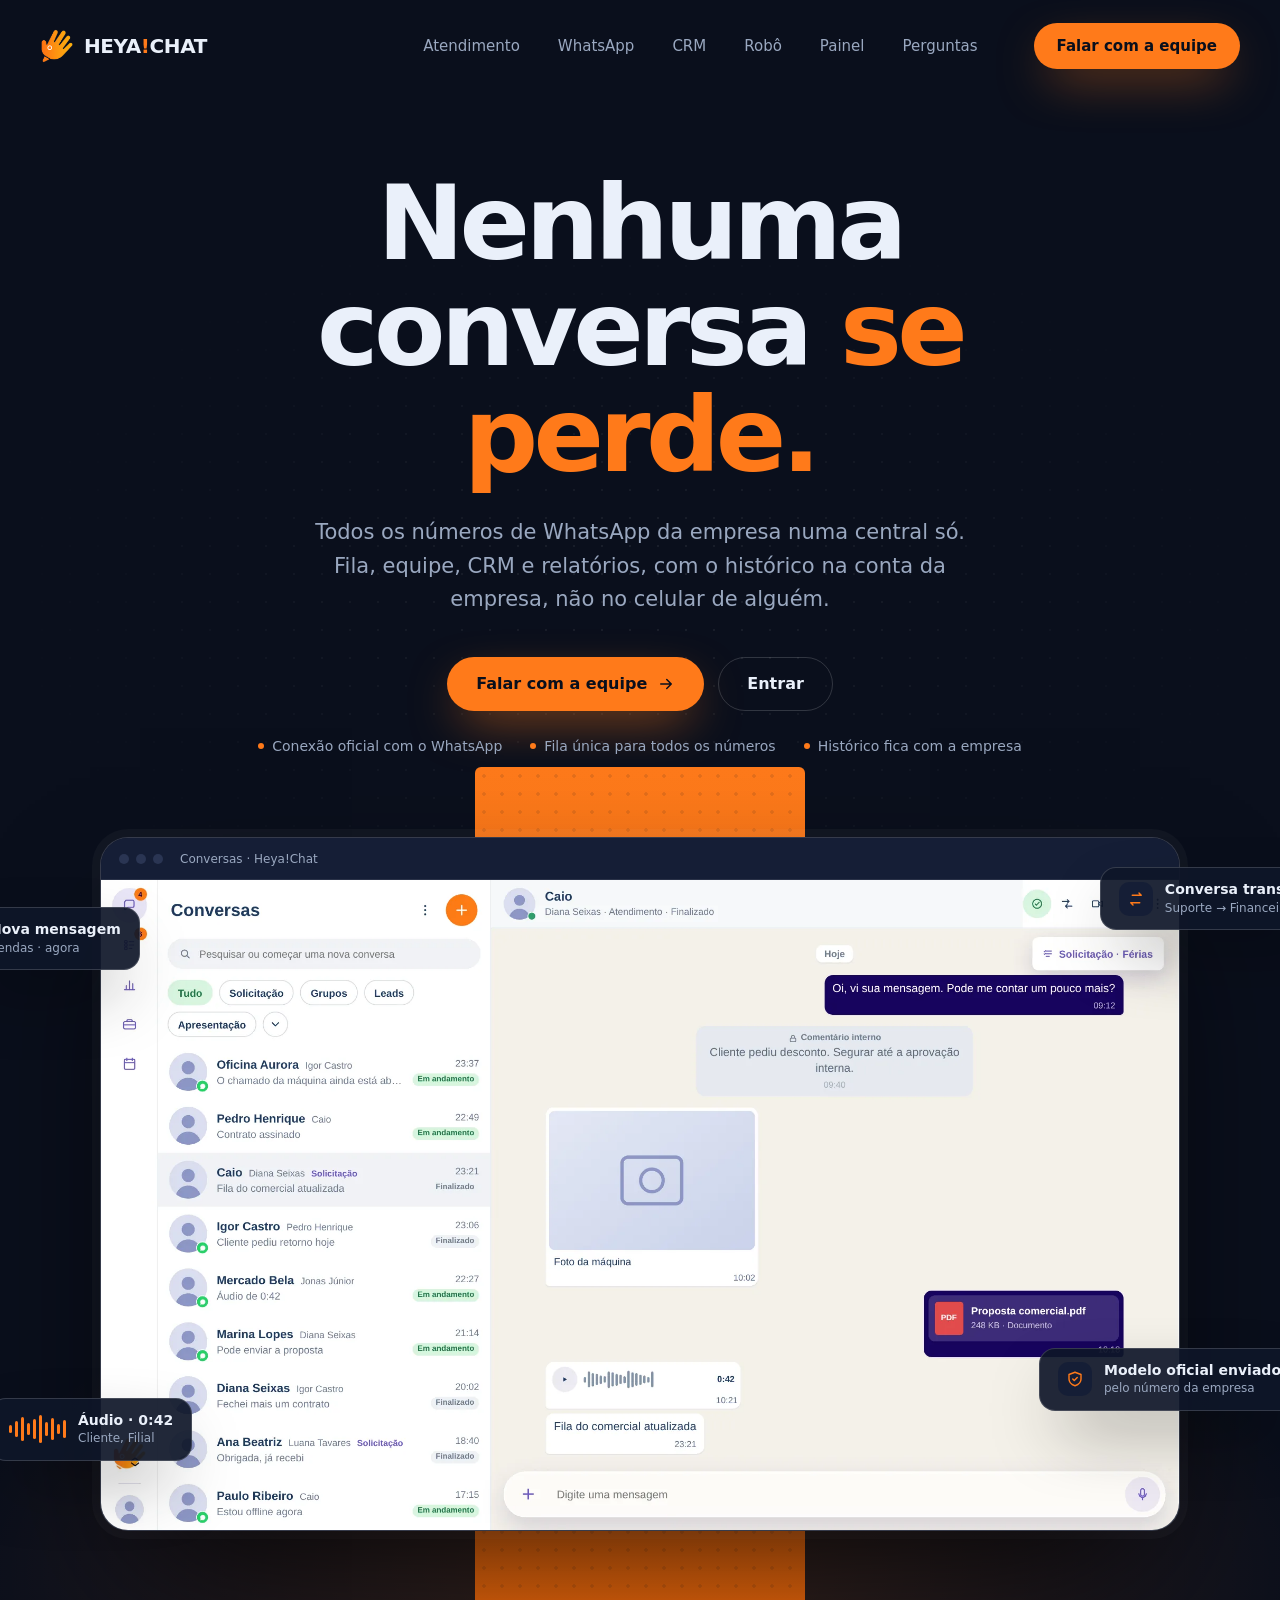
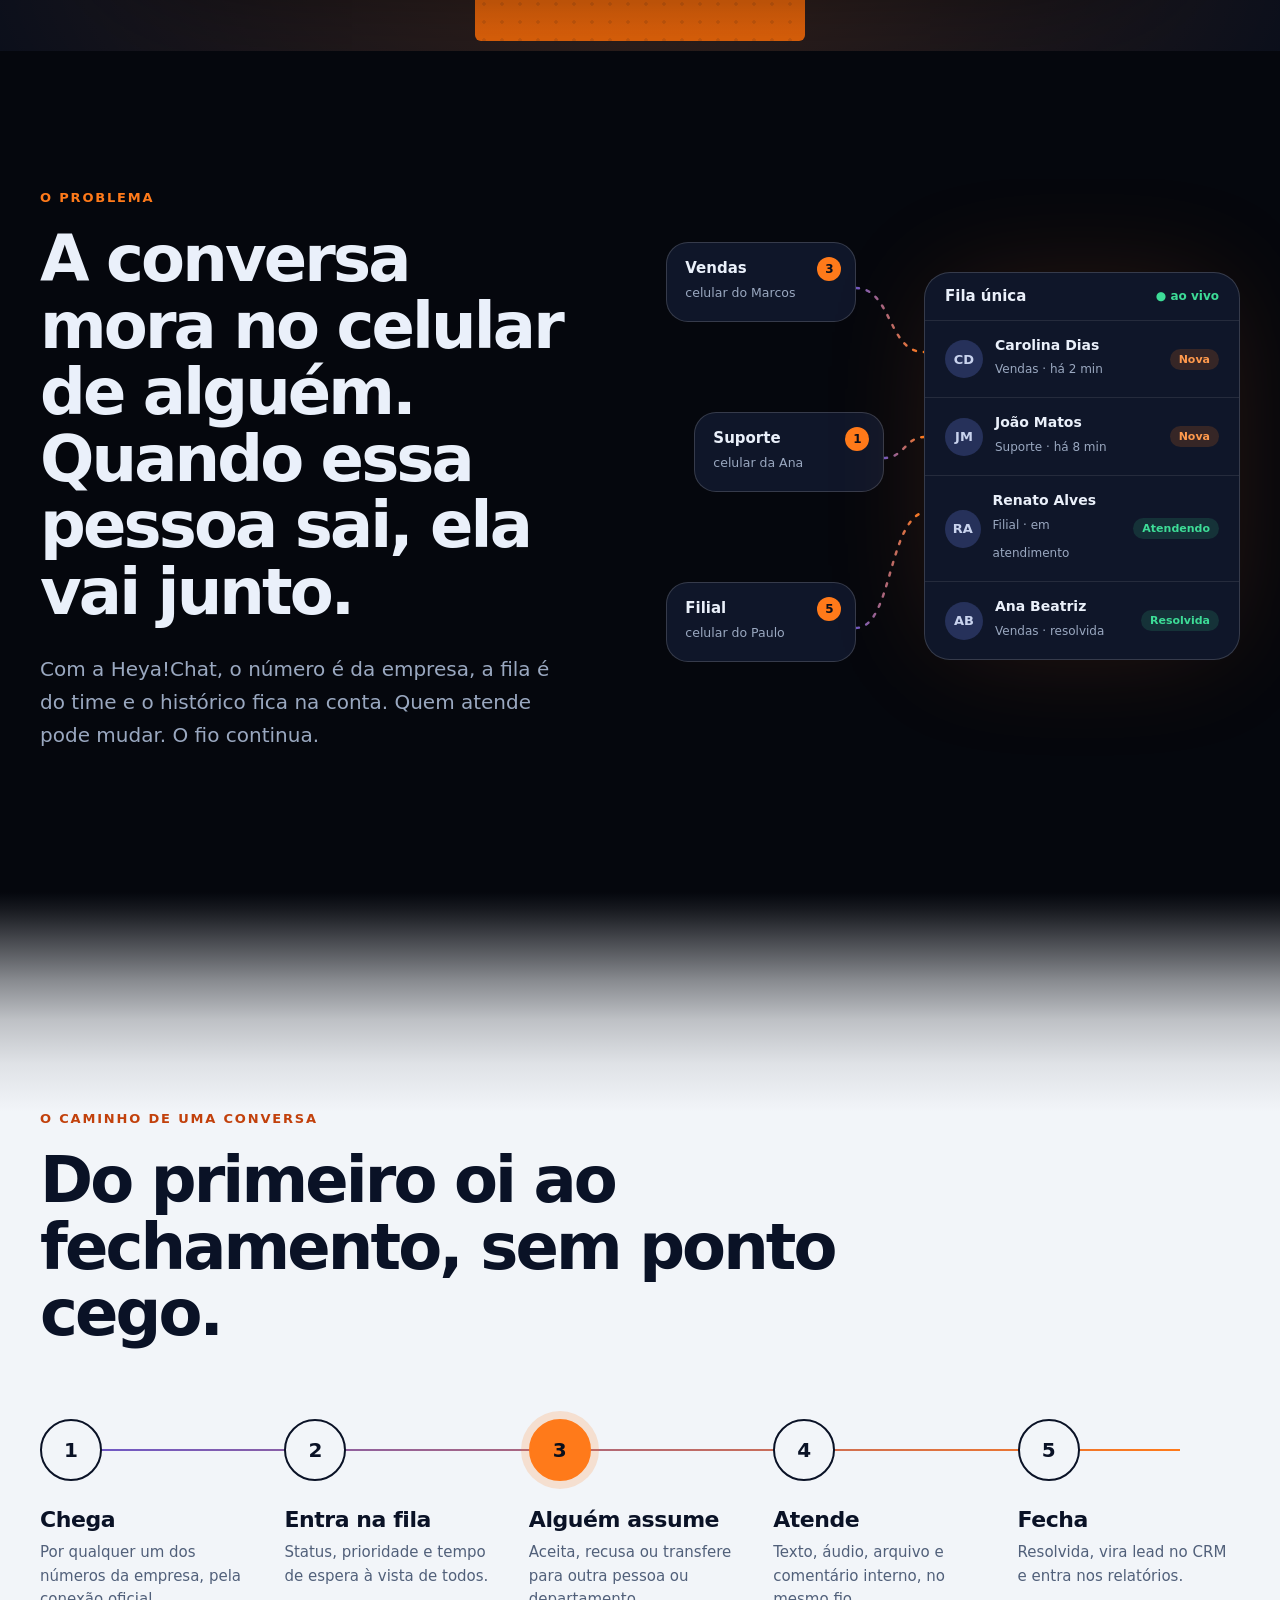
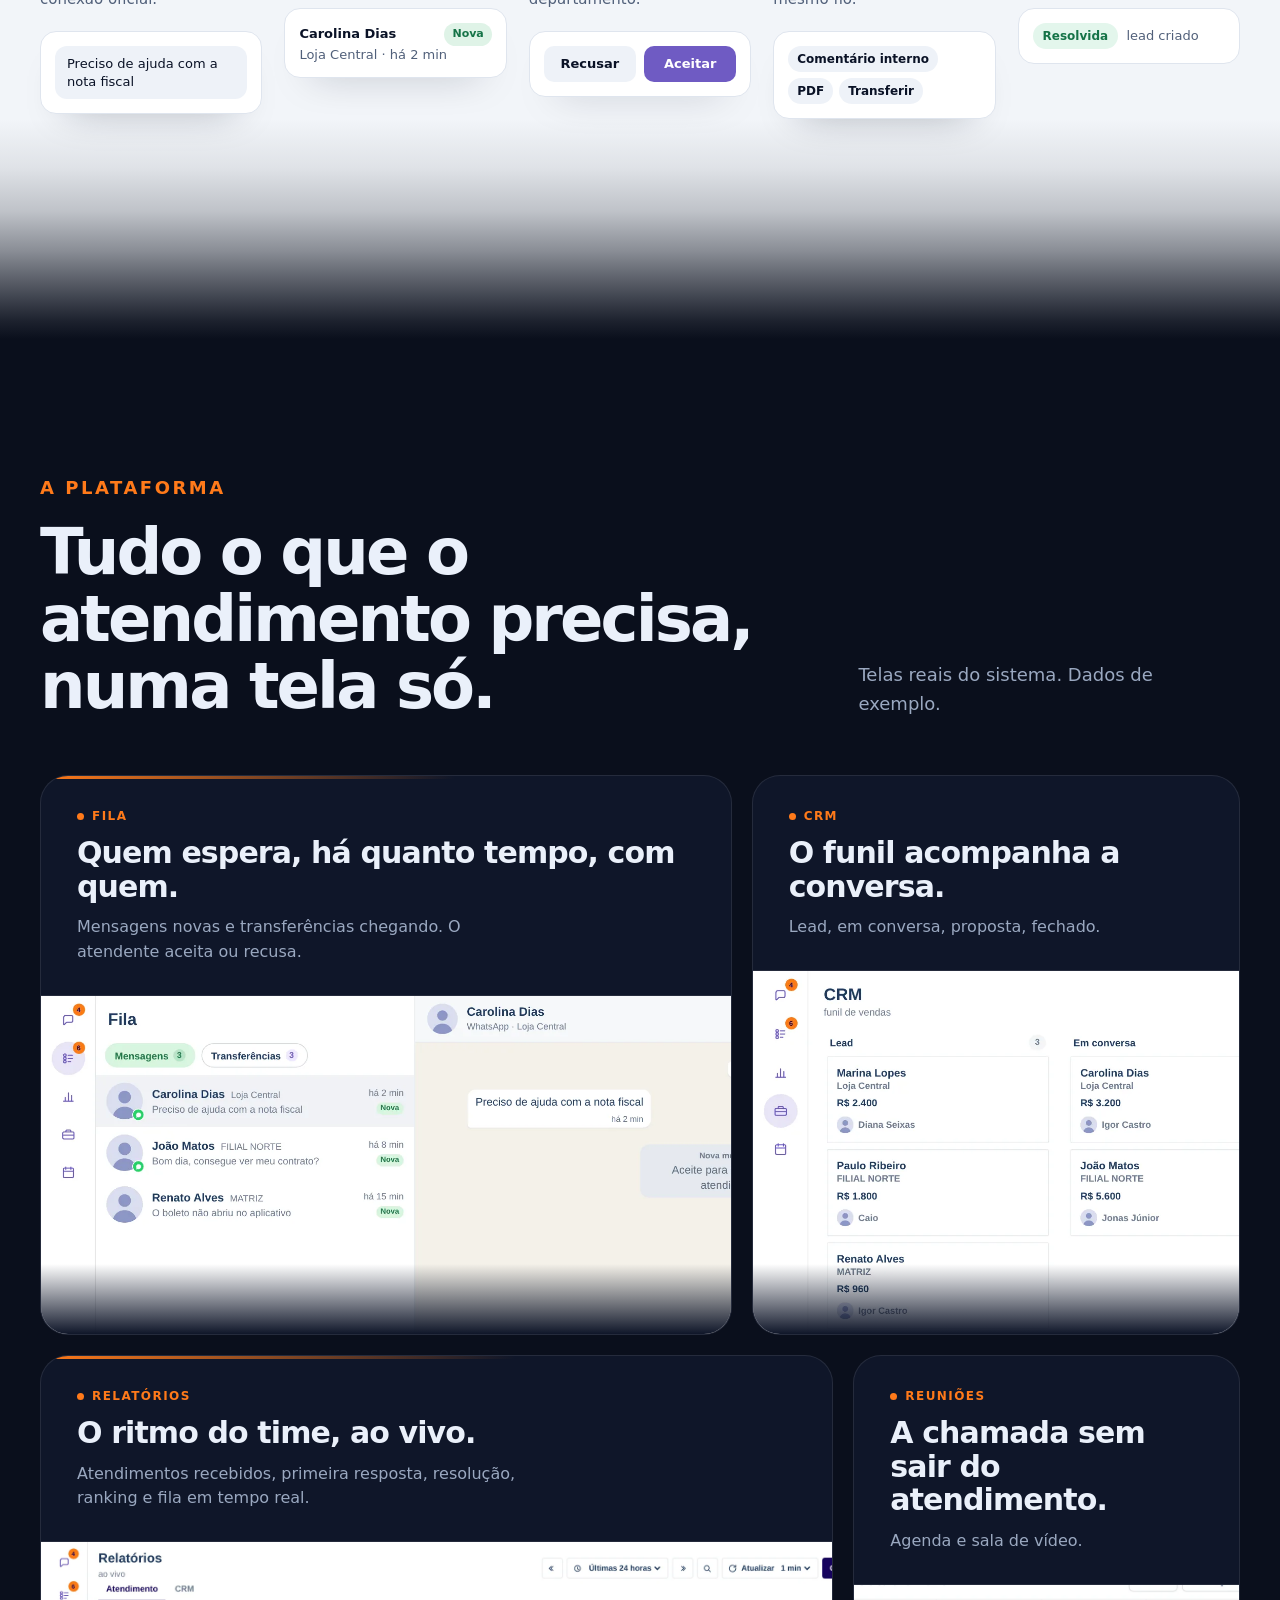
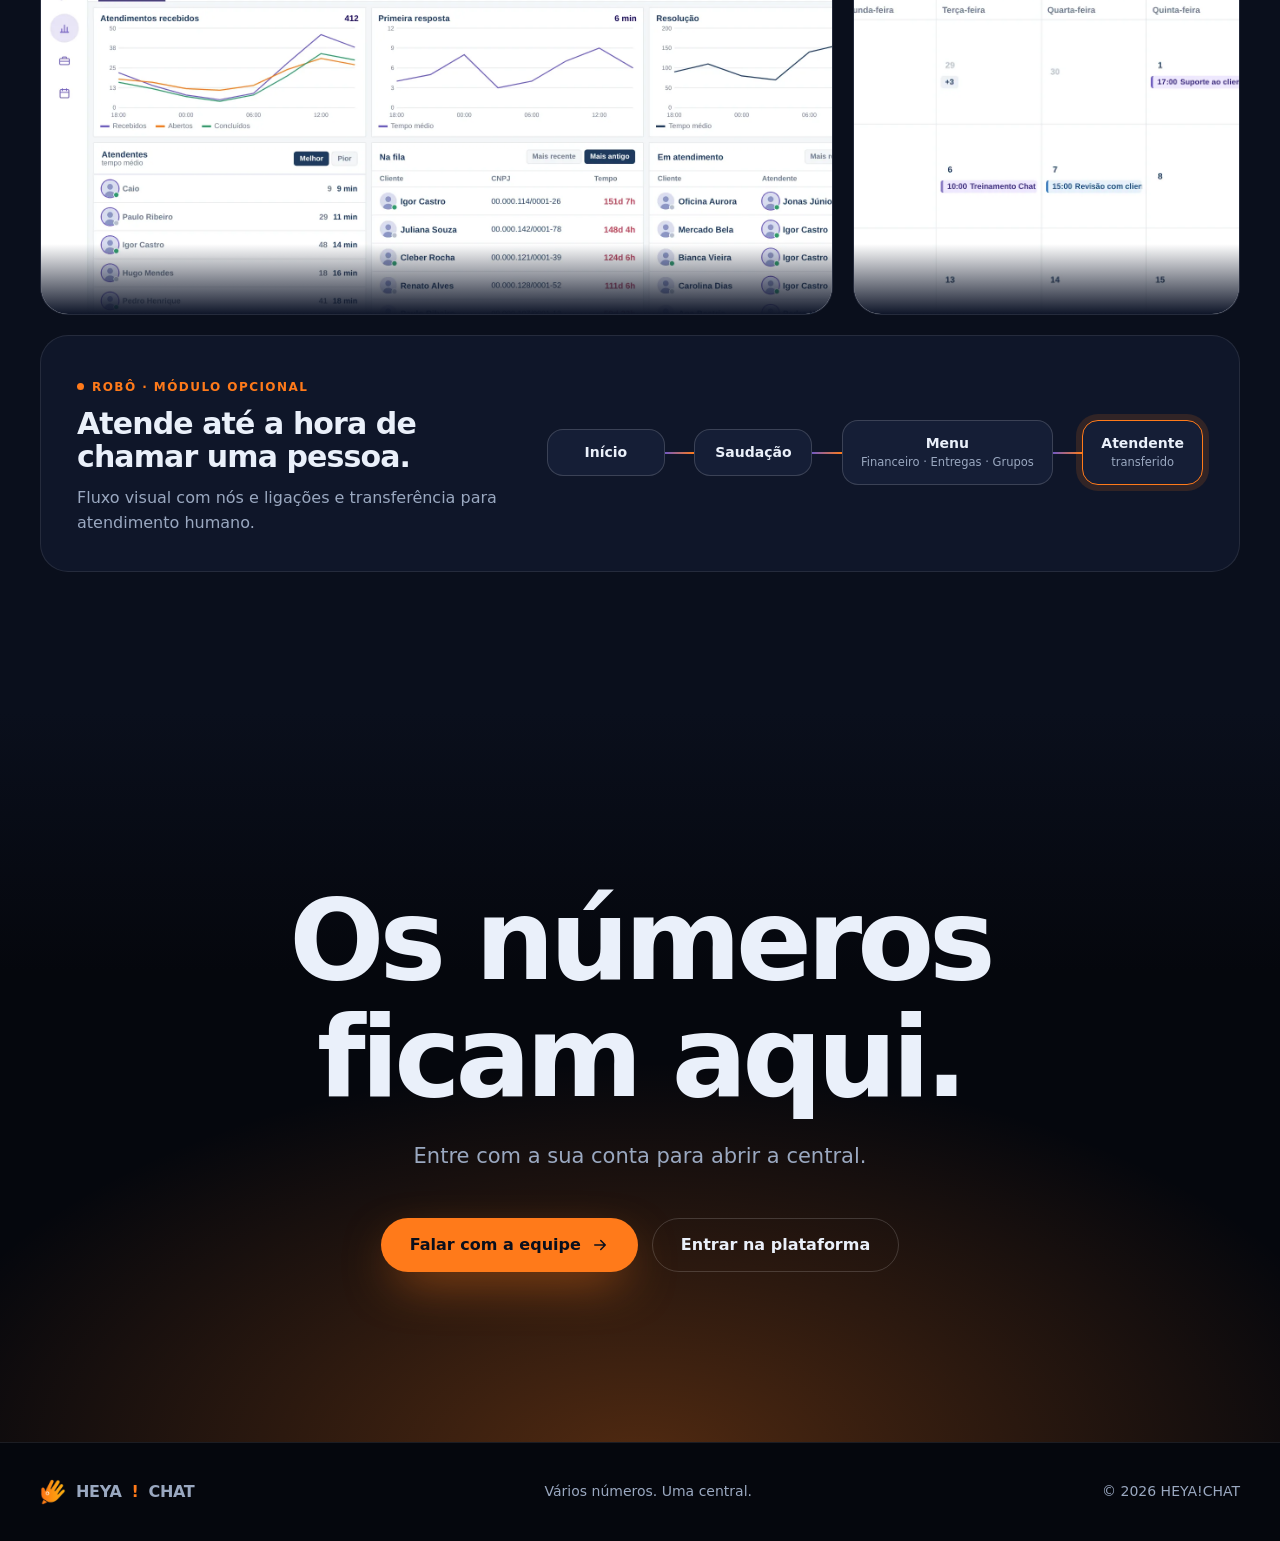
<file: design/concept.html>
<!doctype html>
<html lang="pt-BR">
<head>
<meta charset="utf-8">
<meta name="viewport" content="width=device-width, initial-scale=1">
<title>Heya!Chat · conceito visual</title>
<style>
:root{
  --ink-950:#05070D; --ink-900:#0A0F1C; --ink-850:#0F1629; --ink-800:#151E36;
  --line:rgba(255,255,255,.09); --line-2:rgba(255,255,255,.16);
  --text:#EAF0FA; --text-dim:#9AA8C0;
  --accent:#FF7A1A; --accent-ink:#0A0F1C; --glow:rgba(255,122,26,.18);
  --violet:#7059C4; --ok:#3DDC97;
  --paper:#F2F5F9; --paper-ink:#0A1226; --paper-dim:#51607A; --paper-accent:#C2410C;
  --display:"Manrope","Inter Display","Inter",system-ui,sans-serif;
  --body:"Inter",system-ui,sans-serif;
}
*{box-sizing:border-box} html{-webkit-font-smoothing:antialiased}
body{margin:0;background:var(--ink-950);color:var(--text);font:400 17px/1.65 var(--body)}
h1,h2,h3,p{margin:0}
.wrap{width:min(1200px,100% - 80px);margin-inline:auto}
.display{font-family:var(--display);font-weight:700;letter-spacing:-.045em;line-height:1.02}
.kicker{font:600 13px/1 var(--body);letter-spacing:.14em;text-transform:uppercase;color:var(--accent)}
.light .kicker{color:var(--paper-accent)}
.btn{display:inline-flex;align-items:center;gap:10px;height:54px;padding:0 28px;border-radius:999px;font:600 16px/1 var(--body);border:1.5px solid transparent;white-space:nowrap}
.btn-p{background:var(--accent);color:var(--accent-ink);box-shadow:0 18px 50px -14px rgba(255,122,26,.7)}
.btn-s{border-color:var(--line-2);color:var(--text)}
.btn svg{width:18px;height:18px;stroke:currentColor;fill:none;stroke-width:2;stroke-linecap:round;stroke-linejoin:round}

/* header */
.hd{position:absolute;inset:0 0 auto 0;z-index:10}
.hd .wrap{display:flex;align-items:center;height:92px;gap:40px}
.brand{display:flex;align-items:center;gap:10px;font:800 20px/1 var(--display);letter-spacing:-.02em}
.brand img{width:34px;height:34px}.brand b{color:var(--accent)}
.nav{display:flex;gap:6px;margin-left:auto}
.nav a{padding:10px 16px;border-radius:999px;font:500 15px/1 var(--body);color:var(--text-dim)}
.hd .btn{height:46px;padding:0 22px;font-size:15px}

/* hero */
.hero{position:relative;overflow:hidden;background:var(--ink-900);padding:170px 0 120px;text-align:center}
.hero::before{content:"";position:absolute;inset:0;background-image:radial-gradient(rgba(255,255,255,.07) 1px,transparent 1.5px);background-size:28px 28px;-webkit-mask-image:radial-gradient(900px 560px at 50% 36%,#000,transparent 75%);mask-image:radial-gradient(900px 560px at 50% 36%,#000,transparent 75%)}
.hero::after{content:"";position:absolute;left:50%;bottom:-240px;width:1400px;height:640px;transform:translateX(-50%);background:radial-gradient(closest-side,var(--glow),transparent)}
.hero .wrap{position:relative;z-index:2}
.hero h1{font-size:104px;max-width:1000px;margin:0 auto}
.hero h1 em{font-style:normal;color:var(--accent)}
.lede{font-size:21px;line-height:1.6;color:var(--text-dim);max-width:680px;margin:28px auto 0}
.cta{display:flex;justify-content:center;gap:14px;margin-top:40px}
.proof{display:flex;justify-content:center;gap:28px;margin-top:28px;font:500 14px/1 var(--body);color:var(--text-dim)}
.proof span{display:flex;align-items:center;gap:8px}
.proof i{width:6px;height:6px;border-radius:50%;background:var(--accent)}
.stage{position:relative;width:1080px;margin:84px auto 0}
.slab{position:absolute;left:50%;top:-70px;bottom:-110px;width:330px;transform:translateX(-50%);background:linear-gradient(180deg,#FF7A1A,#E8650A);border-radius:6px}
.slab::before{content:"";position:absolute;inset:0;background-image:radial-gradient(rgba(10,15,28,.22) 1.5px,transparent 2px);background-size:18px 18px;opacity:.5}
.frame{position:relative;background:var(--ink-850);border:1px solid var(--line-2);border-radius:28px;overflow:hidden;box-shadow:0 60px 140px -40px rgba(0,0,0,.8),0 0 0 8px rgba(255,255,255,.03)}
.frame .bar{display:flex;align-items:center;gap:7px;height:42px;padding:0 18px;background:var(--ink-800);border-bottom:1px solid var(--line);font:500 12px/1 var(--body);color:var(--text-dim);text-align:left}
.frame .bar i{width:10px;height:10px;border-radius:50%;background:#2A3553}
.frame .bar span{margin-left:10px}
.frame img{display:block;width:100%;height:auto}
.chip{position:absolute;z-index:4;display:flex;align-items:center;gap:12px;padding:13px 18px;border-radius:16px;background:rgba(15,22,41,.92);border:1px solid var(--line-2);box-shadow:0 30px 70px -24px rgba(0,0,0,.9);font:600 14px/1.25 var(--body);color:var(--text);text-align:left}
.chip small{display:block;font:400 12px/1.3 var(--body);color:var(--text-dim);margin-top:2px}
.chip .dot{width:9px;height:9px;border-radius:50%;background:var(--accent);box-shadow:0 0 0 5px rgba(255,122,26,.2)}
.chip .ic{width:34px;height:34px;border-radius:10px;background:var(--ink-800);display:grid;place-items:center;color:var(--accent)}
.chip .ic svg{width:18px;height:18px;stroke:currentColor;fill:none;stroke-width:1.9;stroke-linecap:round;stroke-linejoin:round}
.wave{display:flex;align-items:center;gap:3px;height:28px}
.wave i{width:3px;border-radius:2px;background:var(--accent)}
.c1{left:-150px;top:70px}.c2{right:-170px;top:30px}.c3{left:-110px;bottom:70px}.c4{right:-120px;bottom:120px}

/* seção */
.sec{padding:140px 0;position:relative}
.dark{background:var(--ink-900)}.dark2{background:var(--ink-950)}
/* transições suaves entre seções claras e escuras: o degradê ocupa só o padding, o conteúdo fica sobre cor sólida */
.light{background:var(--paper);color:var(--paper-ink);padding:220px 0;--from:var(--ink-950);--to:var(--ink-900)}
.light>.wrap{position:relative;z-index:1}
.light::before,.light::after{content:"";position:absolute;left:0;right:0;height:220px;pointer-events:none}
.light::before{top:0;background:linear-gradient(180deg,var(--from) 0%,color-mix(in srgb,var(--from) 92%,var(--paper)) 8%,color-mix(in srgb,var(--from) 72%,var(--paper)) 22%,color-mix(in srgb,var(--from) 45%,var(--paper)) 40%,color-mix(in srgb,var(--from) 22%,var(--paper)) 58%,color-mix(in srgb,var(--from) 8%,var(--paper)) 78%,var(--paper) 100%)}
.light::after{bottom:0;background:linear-gradient(0deg,var(--to) 0%,color-mix(in srgb,var(--to) 92%,var(--paper)) 8%,color-mix(in srgb,var(--to) 72%,var(--paper)) 22%,color-mix(in srgb,var(--to) 45%,var(--paper)) 40%,color-mix(in srgb,var(--to) 22%,var(--paper)) 58%,color-mix(in srgb,var(--to) 8%,var(--paper)) 78%,var(--paper) 100%)}
.light .sub{color:var(--paper-dim)}
.sub{color:var(--text-dim)}
h2.display{font-size:64px;line-height:1.04}

/* caos -> fila */
.split{display:grid;grid-template-columns:1fr 1.05fr;gap:80px;align-items:center}
.split p.sub{font-size:20px;margin-top:28px;max-width:520px}
.chaos{position:relative;height:500px}
.dev{position:absolute;left:0;width:190px;padding:16px 18px;border-radius:22px;background:var(--ink-850);border:1px solid var(--line-2)}
.dev b{display:block;font:700 15px/1.2 var(--body)} .dev small{color:var(--text-dim);font-size:12.5px}
.dev .n{position:absolute;right:14px;top:14px;min-width:24px;height:24px;border-radius:12px;background:var(--accent);color:var(--accent-ink);font:800 12px/24px var(--body);text-align:center}
.dev.a{top:20px}.dev.b{top:190px;left:28px}.dev.c{top:360px}
.queue{position:absolute;right:0;top:50px;width:316px;border-radius:26px;background:var(--ink-850);border:1px solid var(--line-2);box-shadow:0 0 120px -20px var(--glow);overflow:hidden}
.queue header{padding:16px 20px;border-bottom:1px solid var(--line);font:700 15px/1 var(--body);display:flex;justify-content:space-between;align-items:center}
.queue header em{font-style:normal;font-weight:600;font-size:12px;color:var(--ok)}
.row{display:flex;align-items:center;gap:12px;padding:16px 20px;border-bottom:1px solid var(--line)}
.row:last-child{border:0}
.av{width:38px;height:38px;border-radius:50%;background:#26315A;display:grid;place-items:center;font:700 13px/1 var(--body);color:#C9D3EE}
.row b{display:block;font:600 14px/1.2 var(--body)} .row small{color:var(--text-dim);font-size:12px}
.tag{margin-left:auto;font:700 11px/1 var(--body);padding:5px 9px;border-radius:999px;background:rgba(61,220,151,.14);color:var(--ok)}
.tag.o{background:rgba(255,122,26,.16);color:#FF9A4D}
svg.lines{position:absolute;inset:0;width:100%;height:100%}
svg.lines path{fill:none;stroke:url(#g);stroke-width:2.5;stroke-dasharray:3 8;stroke-linecap:round}

/* fluxo */
.flow{margin-top:72px;position:relative}
.flow .track{position:absolute;left:5%;right:5%;top:30px;height:2px;background:linear-gradient(90deg,var(--violet),var(--accent))}
.steps{display:grid;grid-template-columns:repeat(5,1fr);gap:22px;position:relative}
.step{padding-top:0}
.num{width:62px;height:62px;border-radius:50%;background:var(--paper);border:2px solid var(--paper-ink);display:grid;place-items:center;font:800 20px/1 var(--display);position:relative;margin-bottom:26px}
.step.on .num{background:var(--accent);border-color:var(--accent);color:var(--accent-ink);box-shadow:0 0 0 8px rgba(255,122,26,.18)}
.step h3{font:700 22px/1.2 var(--display);letter-spacing:-.02em}
.step p{font-size:15px;line-height:1.55;color:var(--paper-dim);margin-top:8px}
.mini{margin-top:20px;padding:14px;border-radius:16px;background:#fff;border:1px solid #DFE5EE;box-shadow:0 20px 40px -28px rgba(10,18,38,.4);font-size:13px;line-height:1.35}
.mini .b{padding:9px 12px;border-radius:12px;background:#EEF2F8;display:block}
.mini .btns{display:flex;gap:8px}.mini .btns i{flex:1;text-align:center;font-style:normal;font-weight:700;padding:9px 0;border-radius:10px;background:#EEF2F8}
.mini .btns i.p{background:#6F5BC3;color:#fff}
.mini .st{display:inline-block;font-weight:700;font-size:12px;padding:5px 10px;border-radius:999px;background:#E3F6EC;color:#157347}
.mini .rw{display:flex;align-items:center;gap:8px;justify-content:space-between}
.mini .nv{font-size:11px;font-weight:700;padding:4px 8px;border-radius:999px;background:#DFF3E7;color:#157347}
.mini .chips{display:flex;flex-wrap:wrap;gap:6px}.mini .chips i{font-style:normal;font-size:12px;font-weight:600;padding:5px 9px;border-radius:999px;background:#EEF2F8}

/* bento */
.bhead{display:flex;justify-content:space-between;align-items:flex-end;gap:60px;margin-bottom:56px}
.bhead p{max-width:420px;font-size:18px}
.bento{display:grid;grid-template-columns:repeat(12,1fr);gap:20px}
.card{position:relative;border-radius:28px;background:var(--ink-850);border:1px solid var(--line);overflow:hidden;padding:34px 36px 0;display:flex;flex-direction:column}
.card h3{font:700 30px/1.12 var(--display);letter-spacing:-.03em}
.card p{color:var(--text-dim);font-size:16px;line-height:1.55;margin-top:12px;max-width:460px}
.card .shot{margin:30px -36px 0;border-top:1px solid var(--line);flex:1;min-height:0;overflow:hidden}
.card .shot{position:relative}.card .shot::after{content:'';position:absolute;left:0;right:0;bottom:0;height:70px;background:linear-gradient(transparent,var(--ink-850))}
.card .shot img{display:block;width:100%;height:auto;max-width:none}
.c-fila .shot img{width:150%}.c-crm .shot img{width:215%}.c-cal .shot img{width:250%;margin-left:-92%;margin-top:-6%}.c-rel .shot img{width:112%}
.c-fila{grid-column:span 7;height:560px}.c-crm{grid-column:span 5;height:560px}
.c-rel{grid-column:span 8;height:560px}.c-cal{grid-column:span 4;height:560px}
.c-bot{grid-column:span 12;padding-bottom:36px}
.c-fila::after,.c-rel::after{content:"";position:absolute;left:0;right:0;top:0;height:3px;background:linear-gradient(90deg,var(--accent),transparent 60%)}
.tagline{display:inline-flex;align-items:center;gap:8px;font:600 12px/1 var(--body);letter-spacing:.12em;text-transform:uppercase;color:var(--accent);margin-bottom:14px}
.tagline i{width:7px;height:7px;border-radius:50%;background:var(--accent)}
.bot{display:grid;grid-template-columns:.9fr 1.4fr;gap:48px;align-items:center;margin-top:0}
.nodes{display:flex;align-items:center;gap:0;position:relative;padding:10px 0}
.node{flex:none;padding:14px 18px;border-radius:16px;background:var(--ink-800);border:1px solid var(--line-2);font:600 14px/1.25 var(--body);text-align:center;min-width:118px}
.node small{display:block;font:400 11.5px/1.3 var(--body);color:var(--text-dim);margin-top:3px}
.node.hot{border-color:var(--accent);box-shadow:0 0 0 6px rgba(255,122,26,.14)}
.link{flex:1;height:2px;background:linear-gradient(90deg,var(--violet),var(--accent));min-width:24px}

/* cta */
.final{position:relative;overflow:hidden;text-align:center;padding:170px 0;background:linear-gradient(180deg,var(--ink-900),var(--ink-950) 260px)}
.final::before{content:"";position:absolute;left:50%;bottom:-420px;width:1500px;height:800px;transform:translateX(-50%);background:radial-gradient(closest-side,rgba(255,122,26,.30),transparent)}
.final .wrap{position:relative}
.final h2{font-size:112px}
.final p{font-size:21px;color:var(--text-dim);margin-top:24px}
.final .cta{margin-top:44px}
footer{background:var(--ink-950);border-top:1px solid var(--line);padding:36px 0;color:var(--text-dim);font-size:14px}
footer .wrap{display:flex;justify-content:space-between;align-items:center}
</style>
</head>
<body>

<!-- 1 · HERO -->
<section class="hero" id="s-hero">
  <div class="hd"><div class="wrap">
    <a class="brand"><img src="../images/logo-mark.png" alt=""><span>HEYA<b>!</b>CHAT</span></a>
    <nav class="nav"><a>Atendimento</a><a>WhatsApp</a><a>CRM</a><a>Robô</a><a>Painel</a><a>Perguntas</a></nav>
    <a class="btn btn-p">Falar com a equipe</a>
  </div></div>

  <div class="wrap">
    <h1 class="display">Nenhuma<br>conversa <em>se perde.</em></h1>
    <p class="lede">Todos os números de WhatsApp da empresa numa central só. Fila, equipe, CRM e relatórios, com o histórico na conta da empresa, não no celular de alguém.</p>
    <div class="cta"><a class="btn btn-p">Falar com a equipe <svg viewBox="0 0 24 24"><path d="M5 12h14M13 6l6 6-6 6"/></svg></a><a class="btn btn-s">Entrar</a></div>
    <div class="proof"><span><i></i>Conexão oficial com o WhatsApp</span><span><i></i>Fila única para todos os números</span><span><i></i>Histórico fica com a empresa</span></div>

    <div class="stage">
      <div class="slab"></div>
      <div class="frame"><div class="bar"><i></i><i></i><i></i><span>Conversas · Heya!Chat</span></div><img src="../images/tela-chat.webp" alt=""></div>

      <div class="chip c1"><span class="dot"></span><div>Nova mensagem<small>Vendas · agora</small></div></div>
      <div class="chip c2"><span class="ic"><svg viewBox="0 0 24 24"><path d="M7 7h12l-3-3M17 17H5l3 3"/></svg></span><div>Conversa transferida<small>Suporte → Financeiro</small></div></div>
      <div class="chip c3"><div class="wave" aria-hidden="true"><i style="height:8px"></i><i style="height:16px"></i><i style="height:24px"></i><i style="height:12px"></i><i style="height:20px"></i><i style="height:28px"></i><i style="height:14px"></i><i style="height:22px"></i><i style="height:10px"></i><i style="height:18px"></i></div><div>Áudio · 0:42<small>Cliente, Filial</small></div></div>
      <div class="chip c4"><span class="ic"><svg viewBox="0 0 24 24"><path d="M12 3 4 6v6c0 4.2 3.2 7.4 8 9 4.8-1.6 8-4.8 8-9V6l-8-3Z"/><path d="m9 12 2 2 4-4"/></svg></span><div>Modelo oficial enviado<small>pelo número da empresa</small></div></div>
    </div>
  </div>
</section>

<!-- 2 · CAOS -> FILA -->
<section class="sec dark2" id="s-caos">
  <div class="wrap split">
    <div>
      <p class="kicker">O problema</p>
      <h2 class="display" style="margin-top:22px">A conversa mora no celular de alguém. Quando essa pessoa sai, ela vai junto.</h2>
      <p class="sub">Com a Heya!Chat, o número é da empresa, a fila é do time e o histórico fica na conta. Quem atende pode mudar. O fio continua.</p>
    </div>
    <div class="chaos">
      <svg class="lines" viewBox="0 0 574 500"><defs><linearGradient id="g" x1="0" x2="1"><stop offset="0" stop-color="#7059C4"/><stop offset="1" stop-color="#FF7A1A"/></linearGradient></defs><path d="M190 66 C 226 66, 222 130, 258 130"/><path d="M218 236 C 238 236, 240 215, 258 215"/><path d="M190 406 C 226 406, 222 300, 258 290"/></svg>
      <div class="dev a"><span class="n">3</span><b>Vendas</b><small>celular do Marcos</small></div>
      <div class="dev b"><span class="n">1</span><b>Suporte</b><small>celular da Ana</small></div>
      <div class="dev c"><span class="n">5</span><b>Filial</b><small>celular do Paulo</small></div>
      <div class="queue">
        <header>Fila única <em>● ao vivo</em></header>
        <div class="row"><span class="av">CD</span><div><b>Carolina Dias</b><small>Vendas · há 2 min</small></div><span class="tag o">Nova</span></div>
        <div class="row"><span class="av">JM</span><div><b>João Matos</b><small>Suporte · há 8 min</small></div><span class="tag o">Nova</span></div>
        <div class="row"><span class="av">RA</span><div><b>Renato Alves</b><small>Filial · em atendimento</small></div><span class="tag">Atendendo</span></div>
        <div class="row"><span class="av">AB</span><div><b>Ana Beatriz</b><small>Vendas · resolvida</small></div><span class="tag">Resolvida</span></div>
      </div>
    </div>
  </div>
</section>

<!-- 3 · FLUXO -->
<section class="sec light" id="s-fluxo">
  <div class="wrap">
    <p class="kicker">O caminho de uma conversa</p>
    <h2 class="display" style="margin-top:22px;max-width:900px">Do primeiro oi ao fechamento, sem ponto cego.</h2>
    <div class="flow">
      <div class="track"></div>
      <div class="steps">
        <div class="step"><div class="num">1</div><h3>Chega</h3><p>Por qualquer um dos números da empresa, pela conexão oficial.</p>
          <div class="mini"><span class="b">Preciso de ajuda com a nota fiscal</span></div></div>
        <div class="step"><div class="num">2</div><h3>Entra na fila</h3><p>Status, prioridade e tempo de espera à vista de todos.</p>
          <div class="mini"><div class="rw"><b>Carolina Dias</b><span class="nv">Nova</span></div><span style="color:#51607A">Loja Central · há 2 min</span></div></div>
        <div class="step on"><div class="num">3</div><h3>Alguém assume</h3><p>Aceita, recusa ou transfere para outra pessoa ou departamento.</p>
          <div class="mini"><div class="btns"><i>Recusar</i><i class="p">Aceitar</i></div></div></div>
        <div class="step"><div class="num">4</div><h3>Atende</h3><p>Texto, áudio, arquivo e comentário interno, no mesmo fio.</p>
          <div class="mini"><div class="chips"><i>Comentário interno</i><i>PDF</i><i>Transferir</i></div></div></div>
        <div class="step"><div class="num">5</div><h3>Fecha</h3><p>Resolvida, vira lead no CRM e entra nos relatórios.</p>
          <div class="mini"><span class="st">Resolvida</span> &nbsp;<span style="color:#51607A">lead criado</span></div></div>
      </div>
    </div>
  </div>
</section>

<!-- 4 · BENTO -->
<section class="sec dark" id="s-bento">
  <div class="wrap">
    <div class="bhead">
      <div><p class="kicker">A plataforma</p><h2 class="display" style="margin-top:22px;max-width:760px">Tudo o que o atendimento precisa, numa tela só.</h2></div>
      <p class="sub">Telas reais do sistema. Dados de exemplo.</p>
    </div>
    <div class="bento">
      <article class="card c-fila"><span class="tagline"><i></i>Fila</span><h3>Quem espera, há quanto tempo, com quem.</h3><p>Mensagens novas e transferências chegando. O atendente aceita ou recusa.</p><div class="shot"><img src="../images/tela-fila.webp" alt=""></div></article>
      <article class="card c-crm"><span class="tagline"><i></i>CRM</span><h3>O funil acompanha a conversa.</h3><p>Lead, em conversa, proposta, fechado.</p><div class="shot"><img src="../images/tela-crm.webp" alt=""></div></article>
      <article class="card c-rel"><span class="tagline"><i></i>Relatórios</span><h3>O ritmo do time, ao vivo.</h3><p>Atendimentos recebidos, primeira resposta, resolução, ranking e fila em tempo real.</p><div class="shot"><img src="../images/tela-relatorios.webp" alt=""></div></article>
      <article class="card c-cal"><span class="tagline"><i></i>Reuniões</span><h3>A chamada sem sair do atendimento.</h3><p>Agenda e sala de vídeo.</p><div class="shot"><img src="../images/tela-calendario.webp" alt=""></div></article>
      <article class="card c-bot"><div class="bot">
        <div><span class="tagline"><i></i>Robô · módulo opcional</span><h3>Atende até a hora de chamar uma pessoa.</h3><p>Fluxo visual com nós e ligações e transferência para atendimento humano.</p></div>
        <div class="nodes">
          <div class="node">Início</div><span class="link"></span>
          <div class="node">Saudação</div><span class="link"></span>
          <div class="node">Menu<small>Financeiro · Entregas · Grupos</small></div><span class="link"></span>
          <div class="node hot">Atendente<small>transferido</small></div>
        </div>
      </div></article>
    </div>
  </div>
</section>

<!-- 5 · CTA -->
<section class="final" id="s-cta">
  <div class="wrap">
    <h2 class="display">Os números<br>ficam aqui.</h2>
    <p>Entre com a sua conta para abrir a central.</p>
    <div class="cta"><a class="btn btn-p">Falar com a equipe <svg viewBox="0 0 24 24"><path d="M5 12h14M13 6l6 6-6 6"/></svg></a><a class="btn btn-s">Entrar na plataforma</a></div>
  </div>
</section>
<footer><div class="wrap"><span class="brand" style="font-size:16px"><img src="../images/logo-mark.png" alt="" style="width:26px;height:26px">HEYA<b>!</b>CHAT</span><span>Vários números. Uma central.</span><span>© 2026 HEYA!CHAT</span></div></footer>

</body>
</html>
</file>
<file: style.css>
/* ── Tokens ── */
:root {
  --ink-950: #05070D;
  --ink-900: #0A0F1C;
  --ink-850: #0F1629;
  --ink-800: #151E36;
  --line: rgba(255, 255, 255, .09);
  --line-2: rgba(255, 255, 255, .24);
  --text: #EAF0FA;
  --text-dim: #9AA8C0;
  --accent: #FF7A1A;
  --accent-ink: #0A0F1C;
  --paper: #F2F5F9;
  --paper-ink: #0A1226;
  --paper-dim: #51607A;
  --paper-accent: #C2410C;
  --paper-line: #DFE5EE;
  --accent-glow: rgba(255, 122, 26, .18);
  --violet: #7059C4;
  --ok: #3DDC97;
  --display: "Manrope", "Inter", system-ui, sans-serif;
  --body: "Inter", system-ui, sans-serif;
  --ease: cubic-bezier(.22, 1, .36, 1);
  --wrap: min(1200px, calc(100% - 80px));
}

@font-face {
  font-family: Manrope;
  font-style: normal;
  font-weight: 700;
  font-display: swap;
  src: url("fonts/manrope-700.woff2") format("woff2");
}
@font-face {
  font-family: Manrope;
  font-style: normal;
  font-weight: 800;
  font-display: swap;
  src: url("fonts/manrope-800.woff2") format("woff2");
}
@font-face {
  font-family: Inter;
  font-style: normal;
  font-weight: 400;
  font-display: swap;
  src: url("fonts/inter-400.woff2") format("woff2");
}
@font-face {
  font-family: Inter;
  font-style: normal;
  font-weight: 500;
  font-display: swap;
  src: url("fonts/inter-500.woff2") format("woff2");
}
@font-face {
  font-family: Inter;
  font-style: normal;
  font-weight: 600;
  font-display: swap;
  src: url("fonts/inter-600.woff2") format("woff2");
}

/* ── Base ── */
*, *::before, *::after { box-sizing: border-box; }
html { -webkit-font-smoothing: antialiased; }
body {
  margin: 0;
  background: var(--ink-900);
  color: var(--text);
  font: 400 17px/28px var(--body);
}
img { height: auto; }
h1, h2, h3, h4, p, ul, ol { margin: 0; }
ul, ol { padding: 0; }
a { color: inherit; }
button { font: inherit; color: inherit; background: none; border: 0; padding: 0; cursor: pointer; }
::selection { background: var(--accent); color: var(--accent-ink); }

.sprite { position: absolute; width: 0; height: 0; overflow: hidden; }
.icon {
  width: 18px;
  height: 18px;
  display: block;
  flex: none;
}
.sr {
  position: absolute;
  width: 1px;
  height: 1px;
  padding: 0;
  margin: -1px;
  overflow: hidden;
  clip: rect(0, 0, 0, 0);
  white-space: nowrap;
  border: 0;
}
.skip {
  position: absolute;
  left: 16px;
  top: 16px;
  z-index: 80;
  transform: translateY(-160%);
  background: var(--accent);
  color: var(--accent-ink);
  font-weight: 600;
  padding: 10px 16px;
  border-radius: 999px;
}
.skip:focus { transform: none; }

:focus { outline: none; }
:focus-visible {
  outline: 2px solid var(--accent);
  outline-offset: 3px;
}

.wrap { width: var(--wrap); margin-inline: auto; }
[id] { scroll-margin-top: 92px; }

.display {
  font-family: var(--display);
  font-weight: 800;
  letter-spacing: -.04em;
  line-height: 1.02;
}
h2.display { font-size: clamp(34px, 4.4vw, 64px); line-height: 1.04; }
h3 {
  font-family: var(--display);
  font-weight: 700;
  letter-spacing: -.03em;
  line-height: 1.2;
}
.kicker {
  font: 600 13px/1 var(--body);
  letter-spacing: .12em;
  text-transform: uppercase;
  color: var(--accent);
}
.sub { color: var(--text-dim); }
/* Seções alternam azul-noite e branco, em corte reto (sem degradê entre módulos). */
.sec { padding-block: 112px; position: relative; }

/* Cartões com reação ao passar o mouse: borda e brilho laranja, leve elevação e um foco de luz que segue o cursor.
   Usa a propriedade `translate` para não brigar com o `transform` da entrada (.reveal). */
.hov {
  position: relative;
  isolation: isolate;
  transition: border-color .35s var(--ease), background-color .35s var(--ease), box-shadow .45s var(--ease), translate .45s var(--ease);
}
.hov::before {
  content: "";
  position: absolute;
  inset: 0;
  z-index: -1;
  border-radius: inherit;
  pointer-events: none;
  opacity: 0;
  transition: opacity .4s var(--ease);
  background: radial-gradient(280px circle at var(--mx, 50%) var(--my, 0%), rgba(255, 122, 26, .16), transparent 70%);
}
.js .hov.reveal {
  transition: opacity .6s var(--ease), transform .6s var(--ease), border-color .35s var(--ease), background-color .35s var(--ease), box-shadow .45s var(--ease), translate .45s var(--ease);
}
@media (hover: hover) and (pointer: fine) {
  .hov:hover {
    border-color: rgba(255, 122, 26, .6);
    translate: 0 -3px;
    box-shadow: 0 32px 70px -36px rgba(255, 122, 26, .55);
  }
  .hov:hover::before { opacity: 1; }
}
.hov:active { translate: 0 0; border-color: rgba(255, 122, 26, .8); }
.hov:active::before { opacity: 1; }
.hov:focus-within { border-color: rgba(255, 122, 26, .6); }
/* ── Botões ── */
.btn {
  display: inline-flex;
  align-items: center;
  justify-content: center;
  gap: 10px;
  height: 52px;
  padding: 0 28px;
  border-radius: 999px;
  border: 1.5px solid transparent;
  font: 600 16px/1 var(--body);
  text-decoration: none;
  white-space: nowrap;
  transition: transform .45s var(--ease), background-color .35s var(--ease), color .35s var(--ease), border-color .35s var(--ease);
}
.btn-p {
  position: relative;
  background: var(--accent);
  color: var(--accent-ink);
  box-shadow: 0 18px 50px -14px rgba(255, 122, 26, .7);
}
.btn-p::after {
  content: "";
  position: absolute;
  inset: 0;
  border-radius: inherit;
  box-shadow: 0 22px 60px -8px rgba(255, 122, 26, .9);
  opacity: 0;
  transition: opacity .45s var(--ease);
  pointer-events: none;
}
.btn-p:hover { transform: translateY(-2px); background: #FF9442; }
.btn-p:active { transform: translateY(0) scale(.98); background: #E8650A; }
.btn-p:hover::after { opacity: 1; }
.btn-s { border-color: var(--line-2); color: var(--text); background: transparent; }
.btn-s:hover { transform: translateY(-2px); border-color: var(--accent); color: var(--accent); background: rgba(255, 122, 26, .10); }
.btn-s:active { transform: translateY(0) scale(.98); }
.btn-sm { height: 46px; padding: 0 22px; font-size: 15px; }
.btn-p:focus-visible { outline-color: var(--text); }

/* ── Movimento base ── */
@keyframes rise {
  from { opacity: 0; transform: translateY(28px); }
  to { opacity: 1; transform: translateY(0); }
}
.rise { display: inline-block; animation: rise .65s var(--ease) both; }
.d1 { animation-delay: .08s; }
.d2 { animation-delay: .16s; }
.js .reveal {
  opacity: 0;
  transform: translateY(24px);
  transition: opacity .6s var(--ease), transform .6s var(--ease);
}
.js .reveal.is-in { opacity: 1; transform: none; }

/* ── Header ── */
.hd {
  position: sticky;
  top: 0;
  z-index: 30;
  background: var(--ink-900);
}
.hd-bar { display: flex; align-items: center; height: 92px; gap: 28px; }
.brand {
  display: flex;
  align-items: center;
  gap: 10px;
  font: 800 20px/1 var(--display);
  letter-spacing: -.02em;
  text-decoration: none;
  color: var(--text);
}
.brand img { width: 34px; height: 34px; }
.brand b { color: var(--accent); font-weight: 800; }
.nav { display: flex; gap: 4px; margin-left: auto; }
.nav a {
  padding: 10px 14px;
  border-radius: 999px;
  font: 500 15px/1 var(--body);
  color: var(--text-dim);
  text-decoration: none;
}
.nav a:hover { color: var(--accent); }
.nav a[aria-current="true"] { color: var(--text); }
.nav-toggle {
  display: none;
  width: 46px;
  height: 46px;
  margin-left: auto;
  border-radius: 999px;
  border: 1.5px solid var(--line-2);
  place-items: center;
  position: relative;
  z-index: 50;
}
.nav-toggle .ico-close { display: none; }
.nav-toggle[aria-expanded="true"] .ico-open { display: none; }
.nav-toggle[aria-expanded="true"] .ico-close { display: block; }
.nav-panel {
  position: fixed;
  inset: 0;
  z-index: 40;
  background: var(--ink-950);
  display: flex;
  flex-direction: column;
  justify-content: center;
  gap: 28px;
  padding: 96px 32px 48px;
}
.nav-panel[hidden] { display: none; }
.nav-panel nav { display: flex; flex-direction: column; gap: 8px; }
.nav-panel a {
  font: 700 32px/1.2 var(--display);
  letter-spacing: -.03em;
  text-decoration: none;
  color: var(--text);
}
.nav-panel a[aria-current="true"] { color: var(--accent); }
body.nav-open { overflow: hidden; }

/* ── Hero ── */
.hero {
  position: relative;
  overflow: hidden;
  background: radial-gradient(ellipse 760px 420px at 50% 0, rgba(255, 122, 26, .20), transparent 70%), var(--ink-900);
  padding: 72px 0 120px;
  text-align: center;
}
.hero::before {
  content: "";
  position: absolute;
  inset: 0;
  background-image: radial-gradient(rgba(255, 255, 255, .07) 1px, transparent 1.5px);
  background-size: 28px 28px;
  -webkit-mask-image: radial-gradient(900px 560px at 50% 36%, #000, transparent 75%);
  mask-image: radial-gradient(900px 560px at 50% 36%, #000, transparent 75%);
  pointer-events: none;
}
.hero::after {
  content: "";
  position: absolute;
  left: 50%;
  bottom: -240px;
  width: 1400px;
  height: 640px;
  transform: translateX(-50%);
  background: radial-gradient(closest-side, var(--accent-glow), transparent);
  -webkit-mask-image: linear-gradient(180deg, #000 0, #000 38%, transparent 60%);
  mask-image: linear-gradient(180deg, #000 0, #000 38%, transparent 60%);
  pointer-events: none;
}
.hero .wrap { position: relative; z-index: 2; }
.hero h1 { font-size: clamp(44px, 7.2vw, 104px); max-width: 1000px; margin-inline: auto; }
.hero h1 .ln { display: block; }
.hero h1 em { font-style: normal; color: var(--accent); }
.lede {
  font-size: 20px;
  line-height: 32px;
  color: var(--text-dim);
  max-width: 68ch;
  margin: 28px auto 0;
}
.cta { display: flex; justify-content: center; flex-wrap: wrap; gap: 14px; margin-top: 40px; }
.proof {
  display: flex;
  justify-content: center;
  flex-wrap: wrap;
  gap: 12px 28px;
  margin: 28px 0 0;
  list-style: none;
  font: 500 14px/1.4 var(--body);
  color: var(--text-dim);
}
.proof li { display: flex; align-items: center; gap: 8px; }
.proof i { width: 6px; height: 6px; border-radius: 50%; background: var(--accent); }
.stage { position: relative; width: min(1080px, 100%); margin: 84px auto 0; }
.frame {
  position: relative;
  z-index: 1;
  background: var(--ink-850);
  border: 1px solid var(--line-2);
  border-radius: 28px;
  overflow: hidden;
  box-shadow: 0 0 120px -20px rgba(0, 0, 0, .75), 0 0 0 8px rgba(255, 255, 255, .03);
  /* corta a sombra embaixo para a faixa laranja seguir limpa até a próxima seção */
  clip-path: inset(-300px -300px 0 -300px);
  animation: rise .7s var(--ease) .32s both;
}
.frame .bar {
  display: flex;
  align-items: center;
  gap: 7px;
  height: 42px;
  padding: 0 18px;
  background: var(--ink-800);
  border-bottom: 1px solid var(--line);
  font: 500 12px/1 var(--body);
  color: var(--text-dim);
  text-align: left;
}
.frame .bar i { width: 10px; height: 10px; border-radius: 50%; background: #2A3553; }
.frame .bar span { margin-left: 10px; }
.frame img { display: block; width: 100%; }

/* Hero com foto */
.hero { text-align: left; padding: 0; background: var(--ink-900); }
.hero::after { display: none; }
.hp { position: relative; }
.hp-media { position: relative; width: min(100%, 1500px); margin-left: auto; aspect-ratio: 1376 / 768; }
.hp-photo {
  position: absolute; inset: 0; width: 100%; height: 100%; display: block; object-fit: cover; object-position: right;
  -webkit-mask-image: linear-gradient(90deg, transparent 0, #000 22%), linear-gradient(180deg, transparent 0, #000 7%, #000 90%, transparent 100%);
  mask-image: linear-gradient(90deg, transparent 0, #000 22%), linear-gradient(180deg, transparent 0, #000 7%, #000 90%, transparent 100%);
  -webkit-mask-composite: source-in; mask-composite: intersect;
}
.hp-trail { position: absolute; inset: 0; width: 100%; height: 100%; overflow: visible; pointer-events: none; filter: drop-shadow(0 0 6px rgba(255, 122, 26, .55)); }
.hp-logo { position: absolute; left: 0; top: 0; width: 4.4%; min-width: 44px; aspect-ratio: 1; opacity: 0; pointer-events: none; filter: drop-shadow(0 6px 16px rgba(255, 122, 26, .6)); will-change: transform; }
.hp-logo img { display: block; width: 100%; height: 100%; }
.hp-copy { position: absolute; inset: 0; display: flex; align-items: center; z-index: 2; pointer-events: none; }
.hp-copy .wrap { padding-top: 36px; }
.hp-copy .wrap > * { pointer-events: auto; max-width: min(520px, 41vw); }
.hero h1 { font-size: clamp(46px, 5.6vw, 84px); line-height: .98; margin-inline: 0; max-width: none; }
.hero .lede { margin: 26px 0 0; max-width: min(46ch, 41vw); font-size: 19px; line-height: 30px; }
.hero .cta { justify-content: flex-start; margin-top: 32px; }
.hero .proof { flex-direction: column; align-items: flex-start; gap: 10px; margin-top: 28px; }
.hero .wrap > .stage { margin-top: 8px; }
@media (max-width: 900px) {
  .hp { display: flex; flex-direction: column; }
  .hp-copy { order: 0; }
  .hp-media { order: 1; width: 100%; aspect-ratio: 736 / 768; margin-top: 12px; }
  .hp-copy { position: relative; inset: auto; padding-top: 56px; }
  .hp-copy .wrap { padding-top: 0; }
  .hp-copy .wrap > * { max-width: none; }
  .hp-copy .lede { font-size: 18px; line-height: 28px; }
  .hp-copy .cta .btn { width: 100%; justify-content: center; }
  .hp-logo { width: 7.4%; }
  .hp-trail { overflow: hidden; }
  .hero .wrap > .stage { margin-top: 0; }
}
@media (prefers-reduced-motion: reduce) { .hp-logo { opacity: 1; } }

/* ── Problema → fila ── */
.split { display: grid; grid-template-columns: 1fr 1.05fr; gap: 80px; align-items: center; }
.split h2 { margin-top: 22px; }
.split p.sub { font-size: 20px; line-height: 1.6; margin-top: 28px; max-width: 52ch; }
.scene { position: relative; min-width: 0; }
.switch {
  display: inline-flex;
  gap: 4px;
  padding: 5px;
  border-radius: 999px;
  background: var(--ink-850);
  margin-bottom: 22px;
}
.switch button {
  height: 44px;
  padding: 0 22px;
  border-radius: 999px;
  font: 600 15px/1 var(--body);
  color: var(--text-dim);
  transition: background-color .35s var(--ease), color .35s var(--ease), transform .35s var(--ease);
}
.switch button:hover { color: var(--text); background: rgba(255, 255, 255, .09); }
.switch button:active { transform: scale(.97); }
.switch button[data-mode="sem"][aria-pressed="true"] { background: #B7ABF2; color: var(--ink-900); }
.switch button[data-mode="com"][aria-pressed="true"] { background: var(--accent); color: var(--accent-ink); }
.scene-cap { margin: 22px 0 0; font: 600 17px/1.45 var(--body); color: var(--accent-ink); min-height: 50px; }
.chaos { position: relative; width: 100%; aspect-ratio: 574 / 500; }
.chaos .lines, .chaos .dev, .chaos .queue, .chaos .lost { transition: opacity .55s var(--ease), transform .6s var(--ease), border-color .4s var(--ease); }
.chaos .dev .n { transition: background-color .4s var(--ease); }
.lost {
  position: absolute;
  right: 0;
  top: 10%;
  width: 55%;
  border-radius: 26px;
  background: var(--ink-850);
  border: 1px dashed rgba(255, 138, 138, .55);
  overflow: hidden;
  z-index: 1;
  opacity: 0;
  visibility: hidden;
  transform: translateX(28px);
  transition: opacity .55s var(--ease), transform .6s var(--ease), visibility 0s linear .55s;
}
.lost header { padding: 16px 20px; border-bottom: 1px solid var(--line); font: 700 15px/1 var(--body); display: flex; justify-content: space-between; align-items: center; gap: 12px; }
.lost header em { font-style: normal; font-weight: 600; font-size: 12px; color: #FF8A8A; }
.lost .row.note b { font-weight: 700; line-height: 1.4; color: var(--text); }
.tag.w { background: rgba(255, 107, 107, .16); color: #FF9A9A; }
.chaos[data-mode="sem"] .lost { opacity: 1; visibility: visible; transform: none; transition-delay: 0s; }
.chaos[data-mode="sem"] .queue { opacity: 0; visibility: hidden; transform: translateX(28px); transition: opacity .45s var(--ease), transform .5s var(--ease), visibility 0s linear .45s; }
.chaos[data-mode="sem"] .lines { opacity: 0; }
.chaos[data-mode="sem"] .dev { border-color: rgba(255, 138, 138, .55); }
.chaos[data-mode="sem"] .dev .n { background: #FF6B6B; }
.chaos[data-mode="sem"] .dev.a { transform: translate(-6px, -8px) rotate(-2.5deg); }
.chaos[data-mode="sem"] .dev.b { transform: translate(12px, 6px) rotate(2deg); }
.chaos[data-mode="sem"] .dev.c { transform: translate(-4px, 10px) rotate(-2deg); }
.lines { position: absolute; inset: 0; width: 100%; height: 100%; z-index: 0; }
.lines path { fill: none; stroke: var(--accent); opacity: .7; stroke-width: 2.5; stroke-dasharray: 3 8; stroke-linecap: round; }
.scene-cap { margin: 22px 0 0; font: 600 17px/1.45 var(--body); color: var(--text); min-height: 50px; }
.switch { border: 1px solid var(--line); }
.dev {
  position: absolute;
  width: 33.1%;
  padding: 16px 18px;
  border-radius: 22px;
  background: var(--ink-850);
  border: 1px solid var(--line-2);
  z-index: 1;
}
.dev b { display: block; font: 700 15px/1.2 var(--body); }
.dev small { color: var(--text-dim); font-size: 13px; }
.dev .n {
  position: absolute;
  right: 14px;
  top: 14px;
  min-width: 24px;
  height: 24px;
  padding: 0 6px;
  border-radius: 12px;
  background: var(--accent);
  color: var(--accent-ink);
  font: 800 12px/24px var(--body);
  text-align: center;
}
.dev.a { top: 4%; left: 0; }
.dev.b { top: 38%; left: 4.9%; }
.dev.c { top: 72%; left: 0; }
.queue {
  position: absolute;
  right: 0;
  top: 10%;
  width: 55%;
  border-radius: 26px;
  background: var(--ink-850);
  border: 1px solid var(--line-2);
  box-shadow: 0 0 120px -20px var(--accent-glow);
  overflow: hidden;
  z-index: 1;
}
.queue header {
  padding: 16px 20px;
  border-bottom: 1px solid var(--line);
  font: 700 15px/1 var(--body);
  display: flex;
  justify-content: space-between;
  align-items: center;
}
.queue header em {
  font-style: normal;
  font-weight: 600;
  font-size: 12px;
  color: var(--ok);
  display: inline-flex;
  align-items: center;
  gap: 6px;
}
.queue header em i { width: 7px; height: 7px; border-radius: 50%; background: var(--ok); }
.row { display: flex; align-items: center; gap: 12px; padding: 14px 18px; border-bottom: 1px solid var(--line); }
.row:last-child { border: 0; }
.av {
  width: 38px;
  height: 38px;
  border-radius: 50%;
  background: #26315A;
  display: grid;
  place-items: center;
  font: 700 13px/1 var(--body);
  color: #C9D3EE;
  flex: none;
}
.row b { display: block; font: 600 14px/1.2 var(--body); }
.row small { color: var(--text-dim); font-size: 13px; }
.tag {
  margin-left: auto;
  font: 700 12px/1 var(--body);
  padding: 5px 9px;
  border-radius: 999px;
  background: rgba(61, 220, 151, .14);
  color: var(--ok);
  flex: none;
}
.tag.o { background: rgba(255, 122, 26, .16); color: #FFB27A; }

/* ── Fluxo ── */
#fluxo h2 { margin-top: 22px; max-width: 18ch; }
.flow { margin-top: 72px; position: relative; }
.flow .track {
  position: absolute;
  left: 5%;
  right: 5%;
  top: 52px;
  height: 2px;
  background: linear-gradient(90deg, var(--violet), var(--accent));
  transform-origin: left center;
  z-index: 0;
}
.js .flow .track { transform: scaleX(0); transition: transform .7s var(--ease); }
.js .flow.is-drawn .track { transform: scaleX(1); }
.steps {
  display: grid;
  grid-template-columns: repeat(5, minmax(0, 1fr));
  gap: 18px;
  position: relative;
  z-index: 1;
  list-style: none;
}
.step {
  min-width: 0;
  padding: 22px 20px 24px;
  background: var(--ink-850);
  border: 1px solid var(--line);
  border-radius: 20px;
}
.step.on { border-color: rgba(255, 122, 26, .5); }
.num {
  width: 62px;
  height: 62px;
  border-radius: 50%;
  background: var(--ink-900);
  border: 2px solid rgba(255, 255, 255, .28);
  display: grid;
  place-items: center;
  font: 800 20px/1 var(--display);
  position: relative;
  margin-bottom: 22px;
  color: var(--text);
}
.num::before {
  content: "";
  position: absolute;
  inset: -8px;
  border-radius: 50%;
  box-shadow: 0 0 0 8px rgba(255, 122, 26, .18);
  opacity: 0;
  transform: scale(.92);
  transition: opacity .45s var(--ease), transform .45s var(--ease);
}
.step.on .num {
  background: var(--accent);
  border-color: var(--accent);
  color: var(--accent-ink);
}
.step.on .num::before { opacity: 1; transform: scale(1); }
.step h3 { font-size: 22px; letter-spacing: -.02em; }
.step p { font-size: 15px; line-height: 1.55; color: var(--text-dim); margin-top: 8px; }
.mini {
  margin-top: 20px;
  padding: 14px;
  border-radius: 16px;
  background: var(--ink-900);
  border: 1px solid var(--line);
  font-size: 13px;
  line-height: 1.35;
}
.mini .b { padding: 9px 12px; border-radius: 12px; background: var(--ink-800); display: block; }
.mini .btns { display: flex; gap: 8px; }
.mini .btns span {
  flex: 1;
  text-align: center;
  font-weight: 700;
  padding: 9px 0;
  border-radius: 10px;
  background: var(--ink-800);
}
.mini .btns span.p { background: #6F5BC3; color: #fff; }
.mini .st {
  display: inline-block;
  font-weight: 700;
  font-size: 12px;
  padding: 5px 10px;
  border-radius: 999px;
  background: rgba(61, 220, 151, .14);
  color: var(--ok);
}
.mini .rw { display: flex; align-items: center; gap: 8px; justify-content: space-between; }
.mini .nv { font-size: 12px; font-weight: 700; padding: 4px 8px; border-radius: 999px; background: rgba(61, 220, 151, .14); color: var(--ok); }
.mini .meta { color: var(--text-dim); }
.mini .chips { display: flex; flex-wrap: wrap; gap: 6px; }
.mini .chips span { font-size: 12px; font-weight: 600; padding: 5px 9px; border-radius: 999px; background: var(--ink-800); }

/* ── Plataforma: uma tela grande por vez, com abas, e ampliação ao clicar ── */
.bhead {
  display: flex;
  justify-content: space-between;
  align-items: flex-end;
  gap: 48px;
  margin-bottom: 48px;
}
.bhead h2 { margin-top: 22px; max-width: 20ch; }
.bhead p { max-width: 32ch; font-size: 18px; line-height: 1.5; }
.vtabs {
  display: inline-flex;
  gap: 4px;
  padding: 5px;
  border-radius: 999px;
  background: var(--ink-850);
  border: 1px solid var(--line);
  max-width: 100%;
  overflow-x: auto;
  scrollbar-width: none;
}
.vtabs::-webkit-scrollbar { display: none; }
.vtabs button {
  flex: none;
  height: 44px;
  padding: 0 22px;
  border-radius: 999px;
  font: 600 15px/1 var(--body);
  color: var(--text-dim);
  transition: background-color .35s var(--ease), color .35s var(--ease), transform .35s var(--ease);
}
.vtabs button:hover { color: var(--text); background: rgba(255, 255, 255, .09); }
.vtabs button:active { transform: scale(.97); }
.vtabs button[aria-selected="true"] { background: var(--accent); color: var(--accent-ink); }
.vstage { margin-top: 36px; }
.vpanel[hidden] { display: none; }
.vcap { display: grid; grid-template-columns: 1fr 1fr; gap: 48px; align-items: end; margin-bottom: 28px; }
.vcap h3 { font-size: 32px; line-height: 1.12; letter-spacing: -.03em; max-width: 20ch; }
.vcap p { color: var(--text-dim); font-size: 18px; line-height: 1.55; max-width: 46ch; }
.vshot { display: grid; align-items: start; min-height: 0; }
@media (min-width: 901px) { .vshot { aspect-ratio: 2040 / 1230; } }
.zoom {
  position: relative;
  display: block;
  width: 100%;
  padding: 0;
  border-radius: 16px;
  overflow: hidden;
  text-align: left;
  cursor: zoom-in;
  box-shadow: 0 40px 90px -40px rgba(0, 0, 0, .85);
  transition: box-shadow .5s var(--ease), translate .5s var(--ease);
}
.zoom img { display: block; width: 100%; height: auto; }
.zoom .bar {
  display: flex;
  align-items: center;
  gap: 7px;
  height: 42px;
  padding: 0 18px;
  background: var(--ink-800);
  border-bottom: 1px solid var(--line);
  font: 500 12px/1 var(--body);
  color: var(--text-dim);
}
.zoom .bar i { width: 10px; height: 10px; border-radius: 50%; background: #2A3553; }
.zoom .bar span { margin-left: 10px; }
.zoom .hint {
  position: absolute;
  right: 14px;
  bottom: 14px;
  display: inline-flex;
  align-items: center;
  gap: 8px;
  padding: 10px 16px 10px 12px;
  border-radius: 999px;
  background: rgba(5, 7, 13, .86);
  border: 1px solid var(--line-2);
  color: var(--text);
  font: 600 13px/1 var(--body);
  opacity: 0;
  translate: 0 6px;
  transition: opacity .35s var(--ease), translate .35s var(--ease);
}
.zoom:focus-visible .hint { opacity: 1; translate: 0 0; }
@media (hover: hover) and (pointer: fine) {
  .zoom:hover { translate: 0 -4px; box-shadow: 0 50px 100px -40px rgba(255, 122, 26, .38), 0 0 0 1px rgba(255, 122, 26, .5); }
  .zoom:hover .hint { opacity: 1; translate: 0 0; }
}
@media (hover: none) { .zoom .hint { opacity: 1; translate: 0 0; } }
.board {
  display: grid;
  place-items: center;
  min-height: 320px;
  padding: 40px 24px;
  border-radius: 16px;
  border: 1px dashed var(--line-2);
  background: var(--ink-850);
}
.nodes { display: flex; align-items: center; padding: 10px 0; width: 100%; max-width: 920px; }
.node {
  flex: none;
  padding: 18px 24px;
  border-radius: 18px;
  background: var(--ink-800);
  border: 1px solid var(--line-2);
  font: 600 16px/1.25 var(--body);
  text-align: center;
  min-width: 128px;
}
.node small { display: block; font: 400 13px/1.3 var(--body); color: var(--text-dim); margin-top: 4px; }
.node.hot { border-color: var(--accent); box-shadow: 0 0 0 6px rgba(255, 122, 26, .14); }
.link { flex: 1; height: 2px; background: linear-gradient(90deg, var(--violet), var(--accent)); min-width: 24px; }

/* Caixa de ampliação */
.lb {
  width: 100vw;
  max-width: none;
  height: 100dvh;
  max-height: none;
  margin: 0;
  padding: 0;
  border: 0;
  background: rgba(5, 7, 13, .96);
  color: var(--text);
}
.lb[open] { display: grid; grid-template-rows: minmax(0, 1fr) auto; }
.lb::backdrop { background: rgba(5, 7, 13, .8); }
.lb-scroll { overflow: auto; display: flex; padding: 64px 24px 8px; min-height: 0; }
.lb-scroll img {
  display: block;
  margin: auto;
  width: min(2040px, max(100%, 900px));
  max-width: none;
  height: auto;
  border-radius: 12px;
  box-shadow: 0 40px 100px -40px rgba(0, 0, 0, .9);
}
.lb-cap { padding: 12px 24px 20px; text-align: center; font-size: 14px; color: var(--text-dim); }
.lb-x {
  position: absolute;
  top: 14px;
  right: 14px;
  z-index: 2;
  width: 46px;
  height: 46px;
  display: grid;
  place-items: center;
  border-radius: 999px;
  border: 1.5px solid var(--line-2);
  background: var(--ink-900);
  transition: border-color .3s var(--ease), color .3s var(--ease), background-color .3s var(--ease);
}
.lb-x:hover { border-color: var(--accent); color: var(--accent); background: rgba(255, 122, 26, .1); }
body.lb-open { overflow: hidden; }

/* ── WhatsApp ── */
.wa-lede { margin-top: 22px; max-width: 62ch; font-size: 20px; line-height: 1.6; }
#whatsapp h2 { margin-top: 22px; max-width: 18ch; }
.wa-grid { display: grid; grid-template-columns: 1.35fr .8fr; gap: 20px; margin-top: 48px; align-items: stretch; }
.wa-card {
  background: var(--ink-850);
  border: 1px solid var(--line);
  border-radius: 20px;
  padding: 32px;
}
.wa-card h3 { font-size: 28px; }
.wa-aside h3 { font-size: 24px; }
.wa-aside p { margin-top: 16px; color: var(--text-dim); }
.checks { list-style: none; display: grid; gap: 14px; margin-top: 22px; }
.checks li { display: flex; gap: 10px; align-items: flex-start; }
.checks .icon { margin-top: 5px; color: var(--accent); }

/* ── Perfis ── */
#perfis h2 { margin-top: 22px; max-width: 20ch; }
.roles { display: grid; grid-template-columns: repeat(6, 1fr); gap: 16px; margin-top: 48px; }
.roles .role { grid-column: span 2; }
.roles .role:nth-child(n+4) { grid-column: span 3; }
.role {
  background: var(--ink-850);
  border: 1px solid var(--line);
  border-radius: 20px;
  padding: 24px;
}
.role h3 { font-size: 22px; }
.role p { margin-top: 10px; color: var(--text-dim); font-size: 16px; line-height: 1.55; }
.note { margin-top: 24px; color: var(--text-dim); }
.admin {
  margin-top: 64px;
  padding-top: 48px;
  border-top: 1px solid var(--line);
}
.admin h3 { margin-top: 18px; font-size: 28px; }
.admin .checks { margin-top: 28px; }
.checks.cols { grid-template-columns: 1fr 1fr; gap: 16px 32px; }
.admin h4 {
  margin-top: 36px;
  font: 700 18px/1.3 var(--display);
  letter-spacing: -.02em;
}
.admin .sub { margin-top: 8px; }

/* ── FAQ ── */
.faq-wrap { max-width: 800px; }
#faq h2 { margin-bottom: 28px; max-width: 26ch; }
.faq-list { display: grid; gap: 10px; }
.faq-list details {
  background: var(--ink-850);
  border: 1px solid var(--line);
  border-radius: 16px;
  padding: 0 24px;
}
.faq-list summary {
  display: flex;
  align-items: center;
  justify-content: space-between;
  gap: 16px;
  padding: 20px 0;
  font: 600 18px/1.4 var(--body);
  cursor: pointer;
  list-style: none;
  transition: color .35s var(--ease);
}
.faq-list summary::-webkit-details-marker { display: none; }
.faq-list details:hover summary,
.faq-list details[open] summary { color: var(--accent); }
.faq-list summary .chev { transform: rotate(90deg); transition: transform .45s var(--ease); color: var(--text-dim); }
.faq-list details:hover summary .chev,
.faq-list details[open] summary .chev { color: var(--accent); }
.faq-list details[open] summary .chev { transform: rotate(-90deg); }
.faq-list details p { margin: 0 0 22px; color: var(--text-dim); max-width: 65ch; }

/* ── CTA e rodapé ── */
.final {
  position: relative;
  overflow: hidden;
  text-align: center;
  padding: 170px 0;
}
.final::before {
  content: "";
  position: absolute;
  left: 50%;
  top: 44%;
  width: 1100px;
  height: 700px;
  transform: translate(-50%, -50%);
  background: radial-gradient(closest-side, rgba(255, 122, 26, .15), transparent);
  pointer-events: none;
}
.final .wrap { position: relative; }
.final h2 { font-size: clamp(40px, 6.4vw, 92px); }
.final h2 .ln { display: block; }
.final p { font-size: 21px; line-height: 1.5; color: var(--text-dim); margin-top: 24px; }
.final .cta { margin-top: 44px; }
footer {
  background: transparent;
  border-top: 1px solid var(--line);
  padding: 36px 0;
  color: var(--text-dim);
  font-size: 14px;
  line-height: 1.4;
}
footer .wrap { display: flex; justify-content: space-between; align-items: center; gap: 16px; }
footer .brand { font-size: 16px; }
footer .brand img { width: 26px; height: 26px; }

/* ── A central: três números convergem numa fila só ── */
.central-head { max-width: 760px; }
.central-head h2 { margin-top: 22px; }
.central-head .sub { font-size: 20px; line-height: 1.6; margin-top: 24px; max-width: 56ch; }
.conv {
  display: grid;
  grid-template-columns: 290px 150px minmax(0, 1fr);
  align-items: stretch;
  margin-top: 72px;
}
.conv-src { list-style: none; margin: 0; padding: 0; display: grid; grid-template-rows: repeat(3, 1fr); gap: 18px; }
.src {
  display: flex;
  align-items: center;
  gap: 14px;
  flex-wrap: wrap;
  background: var(--ink-850);
  border: 1px solid rgba(255, 122, 26, .30);
  border-radius: 20px;
  padding: 18px 20px;
}
.src b { display: block; font: 700 17px/1.2 var(--body); }
.src small { display: block; color: var(--text-dim); font-size: 13px; margin-top: 3px; }
.src .ic, .strip .ic {
  width: 42px; height: 42px; flex: none;
  border-radius: 12px;
  background: var(--ink-800);
  display: grid; place-items: center;
  color: var(--accent);
}
.src .ic .icon, .strip .ic .icon { width: 20px; height: 20px; }
.src .st { margin-left: auto; display: inline-flex; align-items: center; gap: 6px; font: 600 12px/1 var(--body); color: var(--ok); }
.src .st i { width: 7px; height: 7px; border-radius: 50%; background: var(--ok); }
.conv-link { position: relative; }
.conv-link svg { position: absolute; inset: 0; width: 100%; height: 100%; overflow: visible; }
.conv-link path {
  fill: none;
  stroke: var(--accent);
  stroke-width: 2;
  stroke-linecap: round;
  stroke-dasharray: 4 9;
  vector-effect: non-scaling-stroke;
  animation: flow 1.4s linear infinite;
}
@keyframes flow { to { stroke-dashoffset: -26; } }
.badge {
  position: absolute;
  left: 60%;
  top: 50%;
  width: 60px;
  height: 60px;
  transform: translate(-50%, -50%);
  display: grid;
  place-items: center;
  border-radius: 50%;
  background: var(--ink-850);
  border: 1.5px solid var(--accent);
  box-shadow: 0 0 0 6px rgba(255, 122, 26, .16), 0 0 60px -6px rgba(255, 122, 26, .6);
}
.badge img { width: 34px; height: 34px; display: block; }
.conv-dst { min-width: 0; align-self: center; }
.conv-dst .zoom { border: 1px solid var(--line-2); border-radius: 20px; }
.pills { list-style: none; margin: 40px 0 0; padding: 0; display: flex; flex-wrap: wrap; justify-content: center; gap: 10px; }
.pills li {
  padding: 10px 18px;
  border-radius: 999px;
  border: 1px solid var(--line-2);
  font: 600 14px/1 var(--body);
  color: var(--text);
}
.dg-note { margin: 24px 0 0; text-align: center; font-size: 13px; color: var(--text-dim); }

/* ── Faixa de benefícios (fecho antes do rodapé) ── */
.strip {
  list-style: none;
  margin: 120px 0 0;
  padding: 36px 0 0;
  border-top: 1px solid var(--line);
  display: grid;
  grid-template-columns: repeat(4, minmax(0, 1fr));
  gap: 28px;
  text-align: left;
}
.strip li { display: flex; gap: 14px; align-items: flex-start; }
.strip b { display: block; font: 700 16px/1.3 var(--body); }
.strip small { display: block; margin-top: 4px; color: var(--text-dim); font-size: 14px; line-height: 1.5; }


@media (max-width: 1100px) {
  .nav a { padding: 8px 10px; font-size: 14px; }
  .hd-bar { gap: 12px; }
  .conv { grid-template-columns: 250px 110px minmax(0, 1fr); }
}

/* Problema: empilha antes do celular, para a fila não invadir a legenda */
@media (max-width: 1100px) {
  .split { grid-template-columns: 1fr; gap: 40px; }
  .chaos { aspect-ratio: auto; display: flex; flex-direction: column; gap: 16px; }
  .lines { display: none; }
  .phones { display: grid; grid-template-columns: repeat(3, minmax(0, 1fr)); gap: 8px; }
  .dev, .dev.a, .dev.b, .dev.c { position: relative; top: auto; left: auto; right: auto; width: auto; }
  .queue, .lost { position: static; width: auto; top: auto; transform: none; }
  .chaos[data-mode="sem"] .queue, .chaos[data-mode="com"] .lost { display: none; }
  .chaos[data-mode="sem"] .dev, .chaos[data-mode="sem"] .dev.a, .chaos[data-mode="sem"] .dev.b, .chaos[data-mode="sem"] .dev.c { transform: none; }
  .dev { padding: 12px 36px 12px 12px; }
  .dev small { display: block; line-height: 1.35; }
  .dev .n { right: 8px; top: 8px; }
}

@media (max-width: 900px) {
  :root { --wrap: min(1200px, calc(100% - 40px)) }
  .sec { padding-block: 80px; }
  .nav, .hd-bar > .btn { display: none; }
  .nav-toggle { display: grid; }
  .hero { padding-bottom: 0; }
  .flow .track {
    left: 48px;
    right: auto;
    top: 0;
    bottom: 0;
    width: 2px;
    height: auto;
    transform-origin: top center;
    background: linear-gradient(180deg, var(--violet), var(--accent));
  }
  .js .flow .track { transform: scaleY(0); }
  .js .flow.is-drawn .track { transform: scaleY(1); }
  .steps { grid-template-columns: 1fr; gap: 20px; }
  .step { position: relative; padding: 22px 20px 24px 92px; }
  .num { position: absolute; left: 17px; top: 22px; margin: 0; }
  .bhead { flex-direction: column; align-items: flex-start; gap: 16px; }
  .vcap { grid-template-columns: 1fr; gap: 12px; }
  .vcap h3 { font-size: 26px; }
  .vcap p { font-size: 16px; }
  .board { min-height: 0; padding: 28px 20px; }
  /* telas legíveis no celular: recorte ampliado; o toque abre a tela inteira */
  .vshot .zoom { aspect-ratio: 16 / 11; }
  .vshot .zoom img { width: 190%; max-width: none; }
  #panel-crm .zoom { aspect-ratio: 16 / 8; }
  #panel-crm .zoom img { width: 260%; }
  #panel-reunioes .zoom img { width: 205%; }
  .conv-dst .zoom { height: 300px; }
  .conv-dst .zoom img { width: 230%; max-width: none; }
  .zoom .hint { opacity: 1; translate: 0 0; }
  .nodes { flex-direction: column; align-items: flex-start; }
  .link { width: 2px; height: 28px; min-width: 0; flex: none; margin-left: 28px; background: linear-gradient(180deg, var(--violet), var(--accent)); }
  .wa-grid, .roles, .checks.cols { grid-template-columns: 1fr; }
  .roles .role, .roles .role:nth-child(n+4) { grid-column: auto; }
  .final { padding: 88px 0; }
  .central-head { max-width: none; }
  .conv { grid-template-columns: 1fr; margin-top: 48px; }
  .conv-src { grid-template-rows: none; gap: 10px; }
  .conv-link { height: 96px; }
  .conv-link svg { display: none; }
  .conv-link::before {
    content: "";
    position: absolute;
    left: 50%;
    top: 0;
    bottom: 0;
    width: 0;
    border-left: 2px dashed var(--accent);
    transform: translateX(-1px);
  }
  .badge { left: 50%; }
  .strip { grid-template-columns: 1fr 1fr; margin-top: 72px; }
}
@media (max-width: 600px) {
  .strip { grid-template-columns: 1fr; }
  .src { padding: 16px 18px; }
  .hero h1 { font-size: 44px; }
  h2.display { font-size: 34px; }
  .final h2 { font-size: 40px; }
  .frame img { width: 175%; max-width: none; }
  .switch { display: flex; width: 100%; }
  .switch button { flex: 1; min-width: 0; padding: 0 6px; font-size: clamp(12px, 3.7vw, 14px); white-space: nowrap; }
  .vtabs button { padding: 0 18px; }
  footer .wrap { flex-direction: column; text-align: center; }
  .nav-panel a { font-size: 28px; }
  .pills { margin-top: 28px; }
}


/* Celular pequeno */
@media (max-width: 600px) {
  .phones { grid-template-columns: 1fr; }
  .dev { padding: 14px 48px 14px 16px; }
  .vtabs { display: grid; grid-template-columns: repeat(6, 1fr); overflow: visible; border-radius: 24px; width: 100%; }
  .vtabs button { height: 42px; padding: 0 10px; grid-column: span 2; }
  .vtabs button:nth-child(n+4) { grid-column: span 3; }
  #panel-fila .zoom { aspect-ratio: 16 / 12; }
  #panel-fila .zoom img { width: 245%; }
  #panel-painel .zoom img, #panel-relatorios .zoom img { width: 215%; }
}

@media (prefers-reduced-motion: reduce) {
  .rise,
  .frame,
  .js .reveal {
    animation: none !important;
    transition: none !important;
    opacity: 1 !important;
    transform: none !important;
  }
  .btn,
  .btn-p::after,
  .faq-list summary .chev,
  .num::before,
  .zoom,
  .zoom .hint,
  .hov,
  .hov::before,
  .conv-link path,
  .js .flow .track,
  .js .flow.is-drawn .track {
    animation: none !important;
    transition: none !important;
  }
  .js .flow .track,
  .js .flow.is-drawn .track { transform: none !important; }
  .btn-p:hover,
  .btn-s:hover,
  .hov:hover,
  .zoom:hover { transform: none; translate: none; }
  .chaos .lines, .chaos .dev, .chaos .queue, .chaos .lost, .chaos .dev .n,
  .switch button, .vtabs button, .lost {
    transition: none !important;
  }
}

/* container para medir a largura útil (sem a barra de rolagem) */
main { container-type: inline-size; }

h1, h2, h3 { text-wrap: balance; }
p, li, small { text-wrap: pretty; }

/* alvos de toque de pelo menos 40 px */
.brand { min-height: 44px; }
.nav a { display: inline-flex; align-items: center; min-height: 40px; }


/* ── Seções brancas (alternam com as azuis; corte reto, sem degradê) ── */
.light { background: var(--paper); color: var(--paper-ink); }
.light .kicker { color: var(--paper-accent); }
.light .sub { color: var(--paper-dim); }
.light :focus-visible { outline-color: var(--paper-accent); }
.light .hov:hover { border-color: rgba(194, 65, 12, .55); box-shadow: 0 28px 60px -34px rgba(194, 65, 12, .4); }
.light .hov::before { background: radial-gradient(280px circle at var(--mx, 50%) var(--my, 0%), rgba(255, 122, 26, .14), transparent 70%); }
.light .hov:active, .light .hov:focus-within { border-color: rgba(194, 65, 12, .75); }

/* Problema: cartões escuros sobre o branco */
.light .lines path { stroke: var(--ink-900); opacity: .7; }
.light .scene-cap { color: var(--paper-ink); }
.light .dev, .light .queue, .light .lost { color: var(--text); box-shadow: 0 34px 80px -30px rgba(5, 7, 13, .5); }
.light .switch { background: var(--ink-900); border-color: transparent; }

/* Fluxo */
.light .step { background: #fff; border-color: var(--paper-line); }
.light .step.on { border-color: rgba(194, 65, 12, .55); }
.light .num { background: var(--paper); border-color: var(--paper-ink); color: var(--paper-ink); }
.light .step.on .num { background: var(--accent); border-color: var(--accent); color: var(--accent-ink); }
.light .step p { color: var(--paper-dim); }
.light .mini { background: var(--paper); border-color: var(--paper-line); color: var(--paper-ink); }
.light .mini .b, .light .mini .btns span, .light .mini .chips span { background: #E6EBF3; }
.light .mini .btns span.p { background: #6F5BC3; color: #fff; }
.light .mini .st, .light .mini .nv { background: #DFF3E7; color: #157347; }
.light .mini .meta { color: var(--paper-dim); }

/* WhatsApp */
.light .wa-card { background: #fff; border-color: var(--paper-line); }
.light .wa-aside p { color: var(--paper-dim); }
.light .checks .icon { color: var(--paper-accent); }

/* Perguntas */
.light .faq-list details { background: #fff; border-color: var(--paper-line); }
.light .faq-list summary { color: var(--paper-ink); }
.light .faq-list details:hover summary,
.light .faq-list details[open] summary { color: var(--paper-accent); }
.light .faq-list summary .chev { color: var(--paper-dim); }
.light .faq-list details:hover summary .chev,
.light .faq-list details[open] summary .chev { color: var(--paper-accent); }
.light .faq-list details p { color: var(--paper-dim); }

/* Rede de segurança: nada empurra a página para o lado */
html, body { overflow-x: clip; }
</file>
